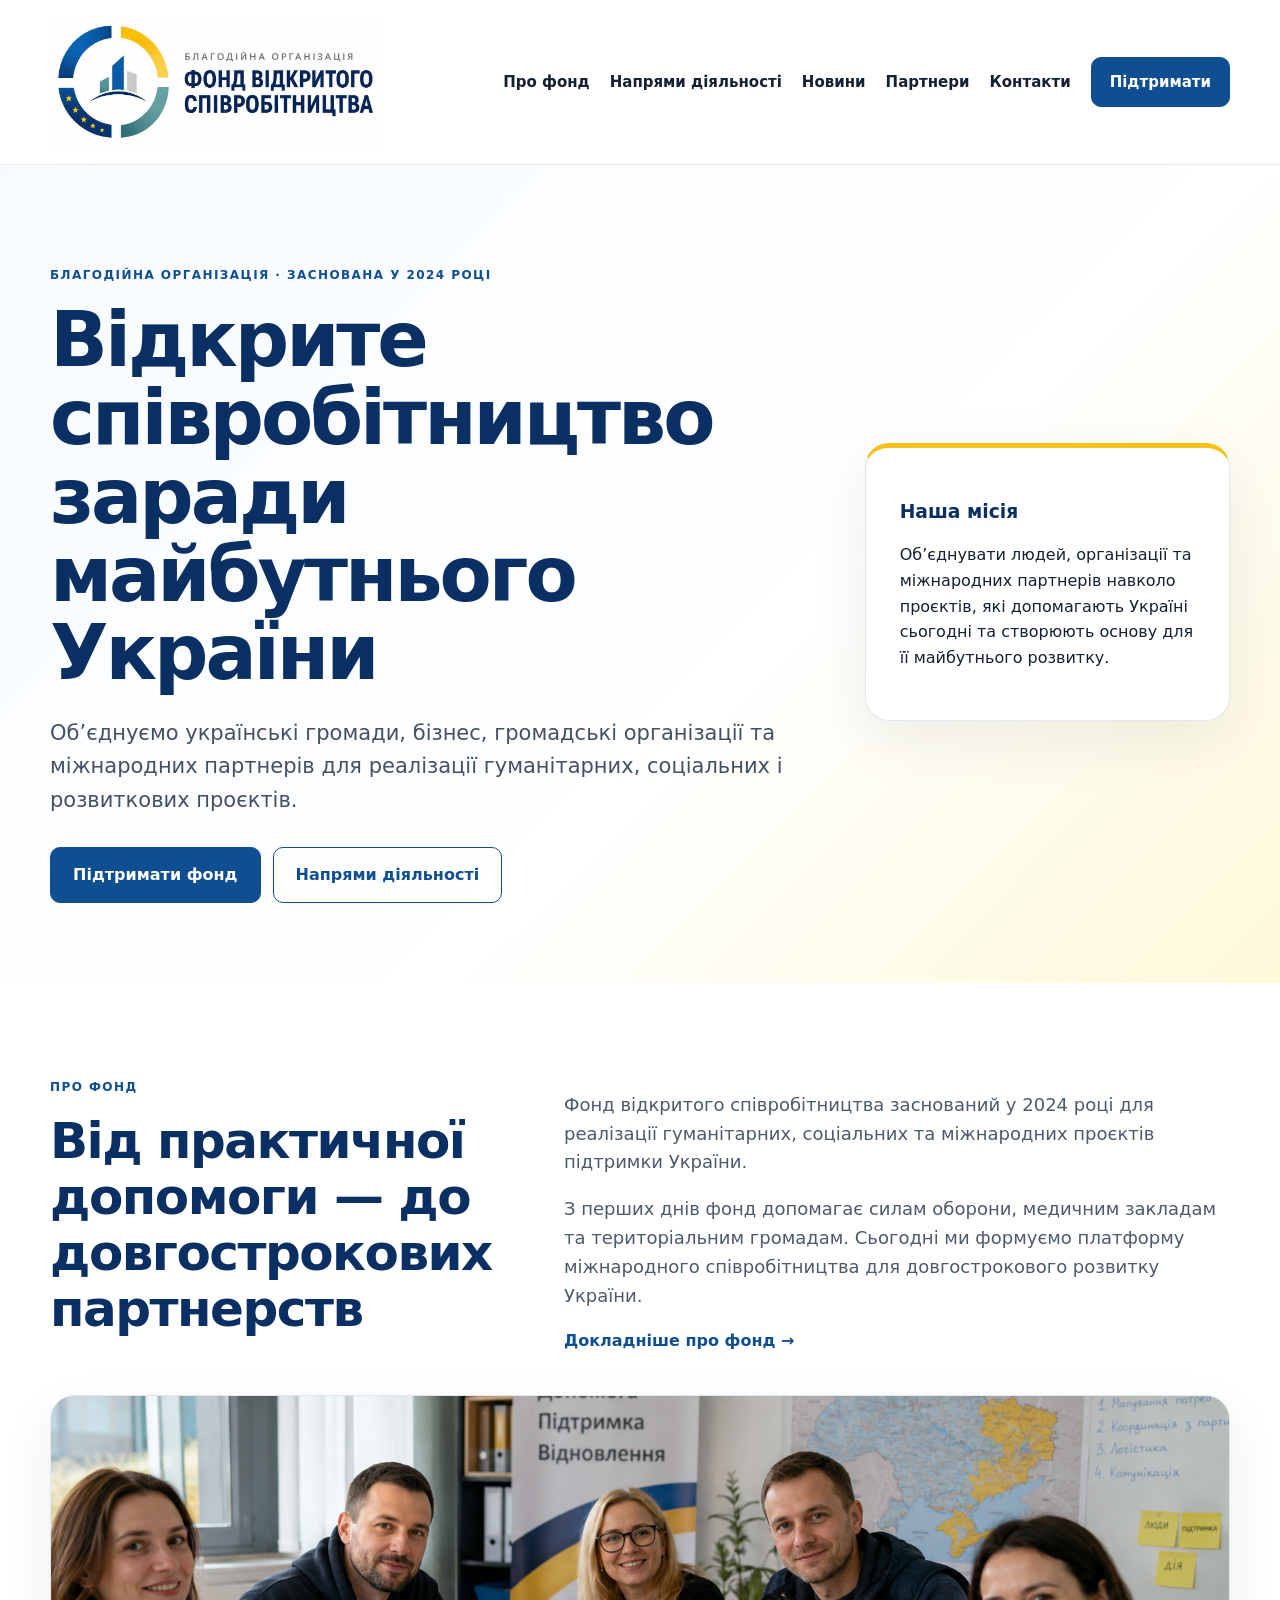
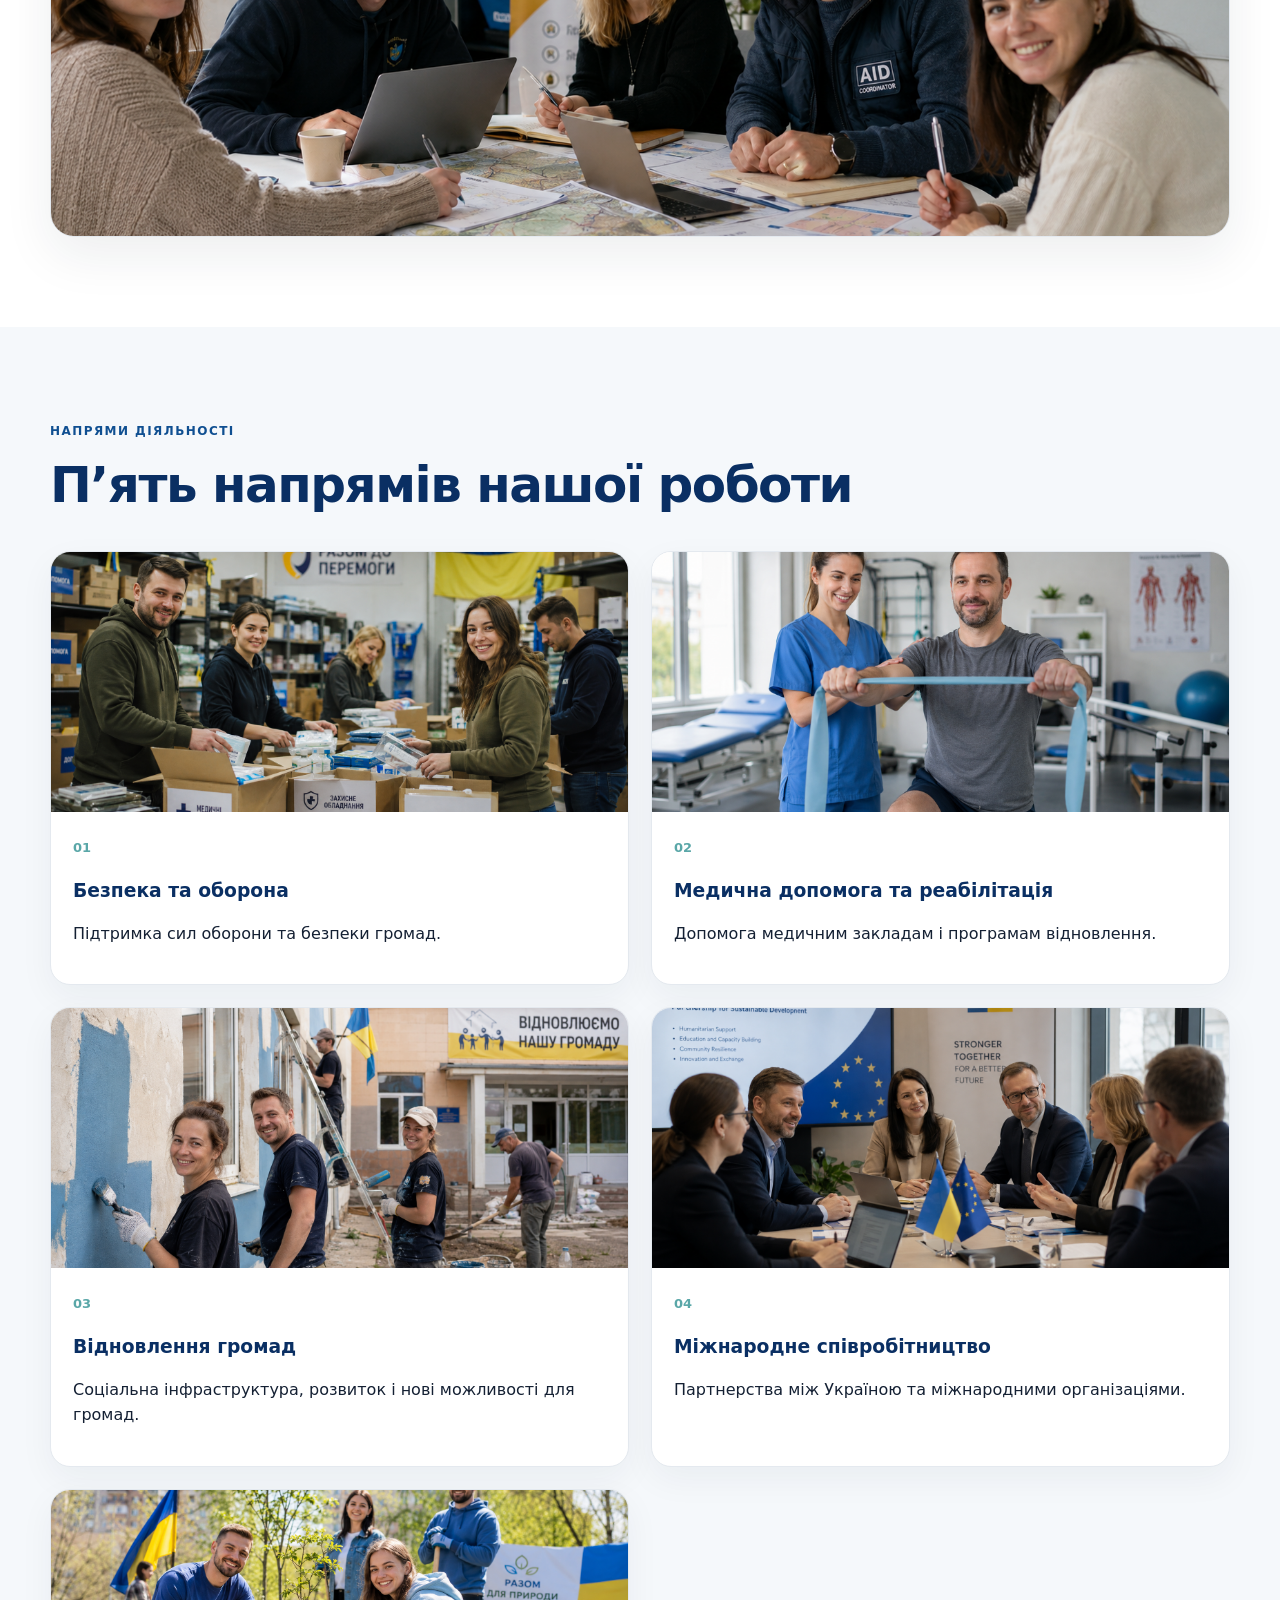
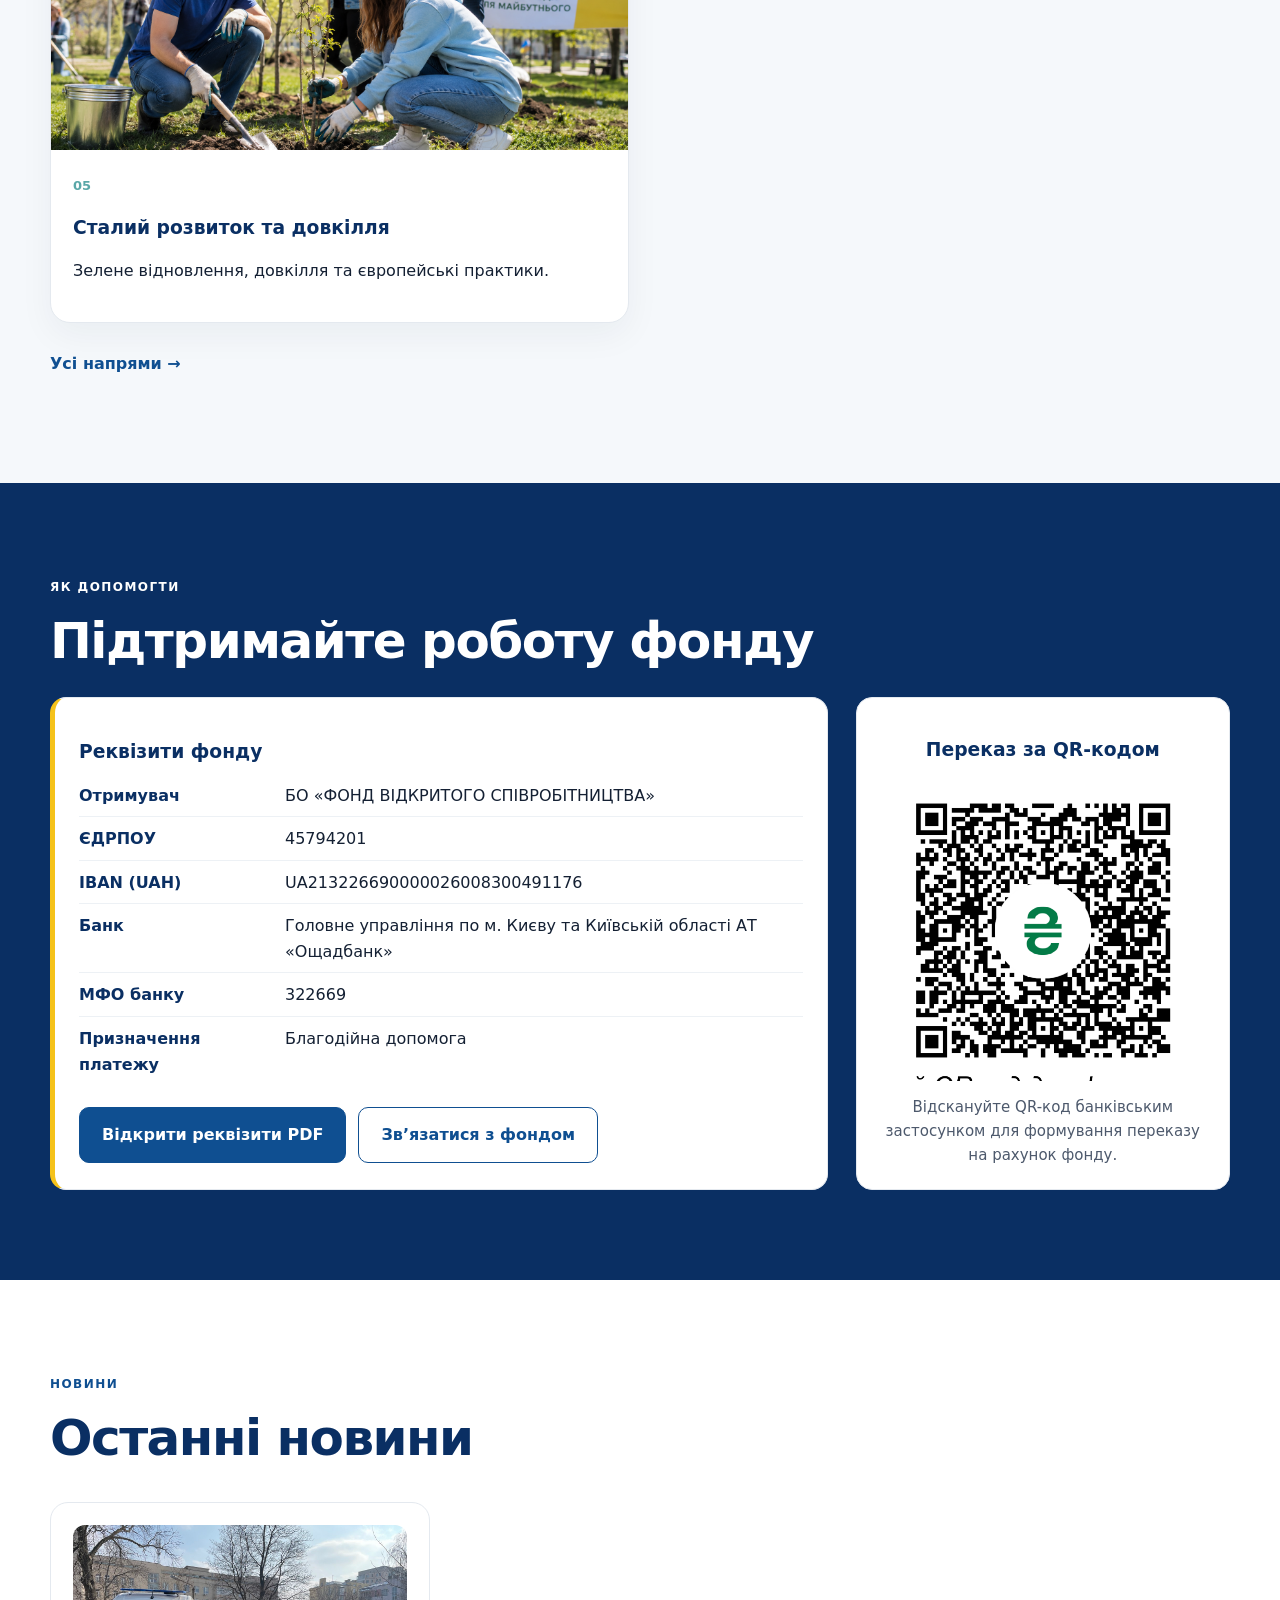
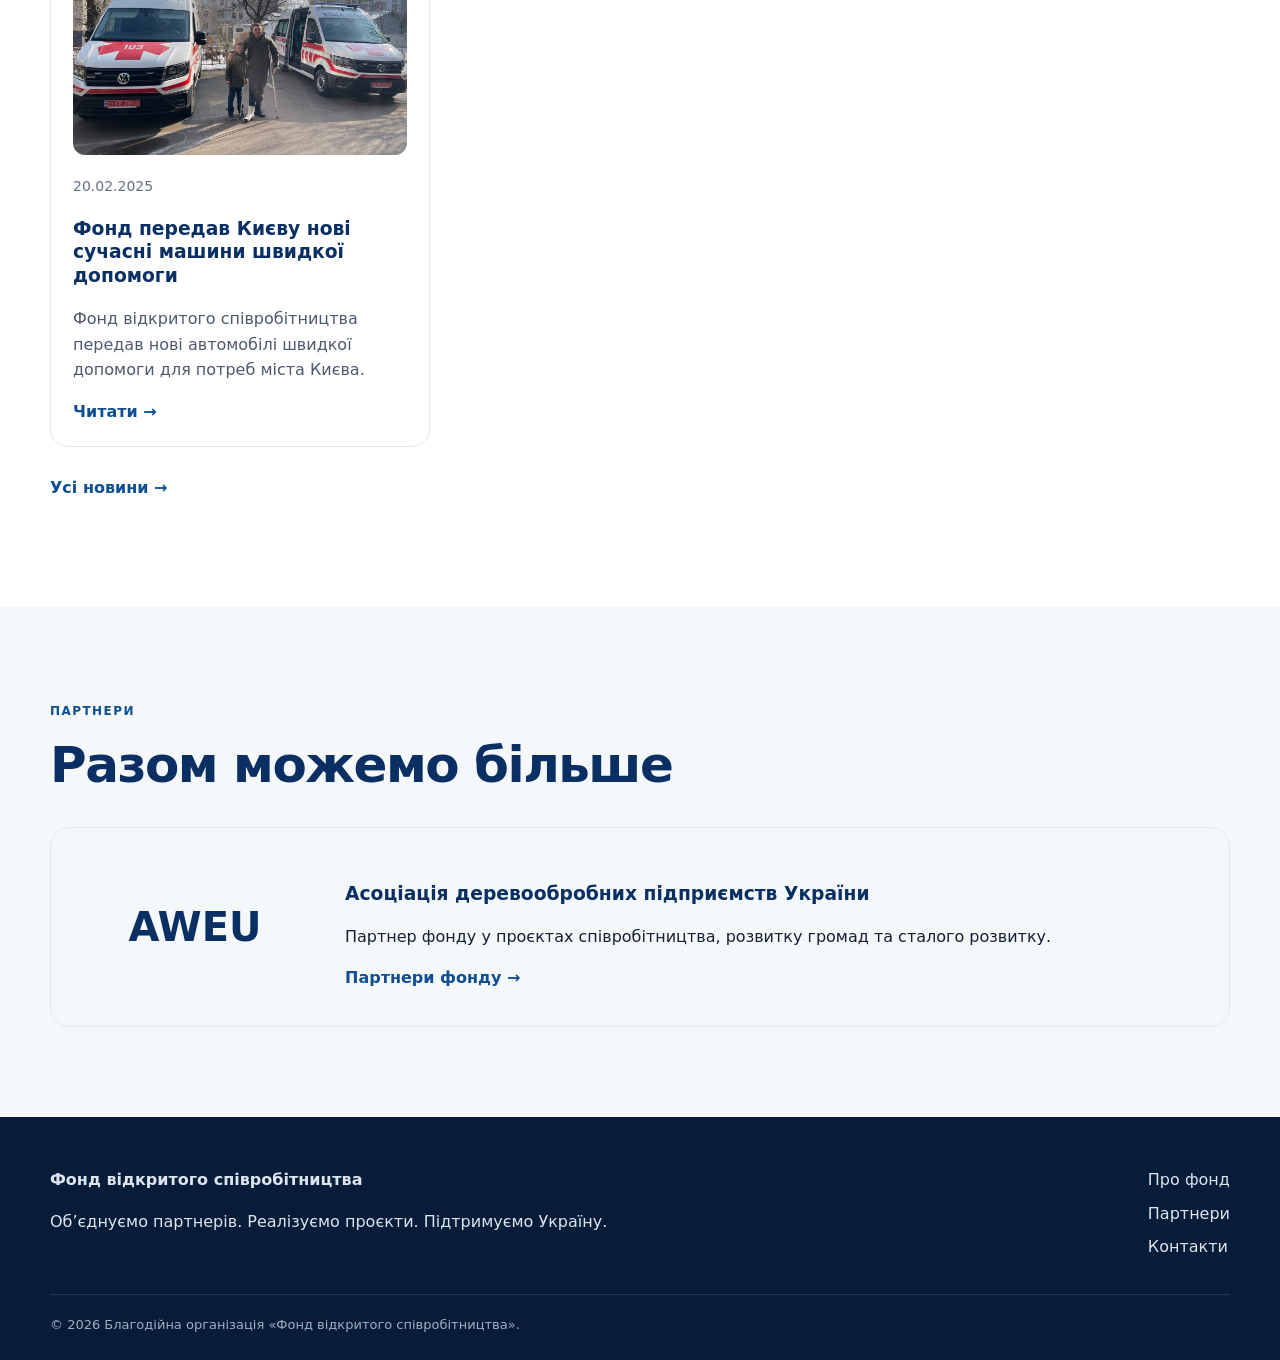
<file: index.html>
<!doctype html>
<html lang="uk">
<head>
<meta charset="utf-8"><meta name="viewport" content="width=device-width,initial-scale=1">
<title>Головна — Фонд відкритого співробітництва</title>
<link rel="stylesheet" href="styles.css">
</head>
<body>

<header class="site-header">
  <div class="container nav-wrap">
    <a href="index.html" class="brand" aria-label="Фонд відкритого співробітництва">
      <img src="logo-web.jpg" alt="Логотип Фонду відкритого співробітництва">
    </a>
    <button class="menu-toggle" aria-label="Відкрити меню">☰</button>
    <nav class="nav">
      <a href="about.html">Про фонд</a>
<a href="directions.html">Напрями діяльності</a>
<a href="news.html">Новини</a>
<a href="partners.html">Партнери</a>
<a href="contacts.html">Контакти</a>
      <a class="btn btn-small" href="index.html#help">Підтримати</a>
    </nav>
  </div>
</header>


<main>
<section class="hero">
  <div class="container hero-grid">
    <div>
      <span class="eyebrow">Благодійна організація · заснована у 2024 році</span>
      <h1>Відкрите співробітництво заради майбутнього України</h1>
      <p class="lead">Об’єднуємо українські громади, бізнес, громадські організації та міжнародних партнерів для реалізації гуманітарних, соціальних і розвиткових проєктів.</p>
      <div class="hero-actions">
        <a class="btn" href="#help">Підтримати фонд</a>
        <a class="btn btn-ghost" href="directions.html">Напрями діяльності</a>
      </div>
    </div>
    <div class="hero-card">
      <h3>Наша місія</h3>
      <p>Об’єднувати людей, організації та міжнародних партнерів навколо проєктів, які допомагають Україні сьогодні та створюють основу для її майбутнього розвитку.</p>
    </div>
  </div>
</section>

<section class="section">
  <div class="container two-col">
    <div><span class="section-label">Про фонд</span><h2>Від практичної допомоги — до довгострокових партнерств</h2></div>
    <div class="prose">
      <p>Фонд відкритого співробітництва заснований у 2024 році для реалізації гуманітарних, соціальних та міжнародних проєктів підтримки України.</p>
      <p>З перших днів фонд допомагає силам оборони, медичним закладам та територіальним громадам. Сьогодні ми формуємо платформу міжнародного співробітництва для довгострокового розвитку України.</p>
      <a class="text-link" href="about.html">Докладніше про фонд →</a>
    </div>
  </div>
  <div class="container">
    <div class="section-photo">
      <img src="fund-about.jpg" alt="Гуманітарна та координаційна діяльність фонду">
    </div>
  </div>
</section>

<section class="section section-soft">
  <div class="container">
    <span class="section-label">Напрями діяльності</span>
    <h2>П’ять напрямів нашої роботи</h2>
    <div class="home-directions-grid">
      <article class="home-direction-card">
        <img src="direction-safety.jpg" alt="Безпека та оборона">
        <div class="home-direction-body"><span class="num">01</span><h3>Безпека та оборона</h3><p>Підтримка сил оборони та безпеки громад.</p></div>
      </article>
      <article class="home-direction-card">
        <img src="direction-medical.jpg" alt="Медична допомога та реабілітація">
        <div class="home-direction-body"><span class="num">02</span><h3>Медична допомога та реабілітація</h3><p>Допомога медичним закладам і програмам відновлення.</p></div>
      </article>
      <article class="home-direction-card">
        <img src="direction-recovery.jpg" alt="Відновлення громад">
        <div class="home-direction-body"><span class="num">03</span><h3>Відновлення громад</h3><p>Соціальна інфраструктура, розвиток і нові можливості для громад.</p></div>
      </article>
      <article class="home-direction-card">
        <img src="direction-international.jpg" alt="Міжнародне співробітництво">
        <div class="home-direction-body"><span class="num">04</span><h3>Міжнародне співробітництво</h3><p>Партнерства між Україною та міжнародними організаціями.</p></div>
      </article>
      <article class="home-direction-card">
        <img src="direction-sustainability.jpg" alt="Сталий розвиток та довкілля">
        <div class="home-direction-body"><span class="num">05</span><h3>Сталий розвиток та довкілля</h3><p>Зелене відновлення, довкілля та європейські практики.</p></div>
      </article>
    </div>
    <p style="margin-top:28px"><a class="text-link" href="directions.html">Усі напрями →</a></p>
  </div>
</section>


<section id="help" class="section help">
  <div class="container">
    <span class="section-label light">Як допомогти</span>
    <h2>Підтримайте роботу фонду</h2>
    <div class="support-grid">
      <div class="bank-box">
        <h3>Реквізити фонду</h3>
        <div class="bank-details">
          <div><strong>Отримувач</strong><span>БО «ФОНД ВІДКРИТОГО СПІВРОБІТНИЦТВА»</span></div>
          <div><strong>ЄДРПОУ</strong><span>45794201</span></div>
          <div><strong>IBAN (UAH)</strong><span>UA213226690000026008300491176</span></div>
          <div><strong>Банк</strong><span>Головне управління по м. Києву та Київській області АТ «Ощадбанк»</span></div>
          <div><strong>МФО банку</strong><span>322669</span></div>
          <div><strong>Призначення платежу</strong><span>Благодійна допомога</span></div>
        </div>
        <div class="bank-actions"><a class="btn" href="account-requisites.pdf" target="_blank" rel="noopener">Відкрити реквізити PDF</a><a class="btn btn-ghost" href="contacts.html">Зв’язатися з фондом</a></div>
      </div>
      <div class="qr-box"><h3>Переказ за QR-кодом</h3><img src="donation-qr.png" alt="QR-код для переказу на рахунок фонду"><p>Відскануйте QR-код банківським застосунком для формування переказу на рахунок фонду.</p></div>
    </div>
  </div>
</section>

<section class="section">
 <div class="container">
   <span class="section-label">Новини</span><h2>Останні новини</h2>
   <div class="news-grid">
     <article class="news-card"><img class="news-card-image" src="news-ambulance.jpg" alt="Передача автомобілів швидкої допомоги для Києва"><span>20.02.2025</span><h3>Фонд передав Києву нові сучасні машини швидкої допомоги</h3><p>Фонд відкритого співробітництва передав нові автомобілі швидкої допомоги для потреб міста Києва.</p><a class="text-link" href="ambulance-kyiv.html">Читати →</a></article>
   </div>
   <p style="margin-top:28px"><a class="text-link" href="news.html">Усі новини →</a></p>
 </div>
</section>

<section class="section section-soft">
  <div class="container">
    <span class="section-label">Партнери</span><h2>Разом можемо більше</h2>
    <div class="partner-card">
      <div><span class="partner-mark">AWEU</span></div>
      <div><h3>Асоціація деревообробних підприємств України</h3><p>Партнер фонду у проєктах співробітництва, розвитку громад та сталого розвитку.</p><a class="text-link" href="partners.html">Партнери фонду →</a></div>
    </div>
  </div>
</section>
</main>


<footer class="footer">
  <div class="container footer-grid">
    <div>
      <strong>Фонд відкритого співробітництва</strong>
      <p>Об’єднуємо партнерів. Реалізуємо проєкти. Підтримуємо Україну.</p>
    </div>
    <div>
      <a href="about.html">Про фонд</a>
<a href="partners.html">Партнери</a>
      <a href="contacts.html">Контакти</a>
    </div>
  </div>
  <div class="container copyright">© 2026 Благодійна організація «Фонд відкритого співробітництва».</div>
</footer>

<script src="script.js"></script>
</body></html>
</file>
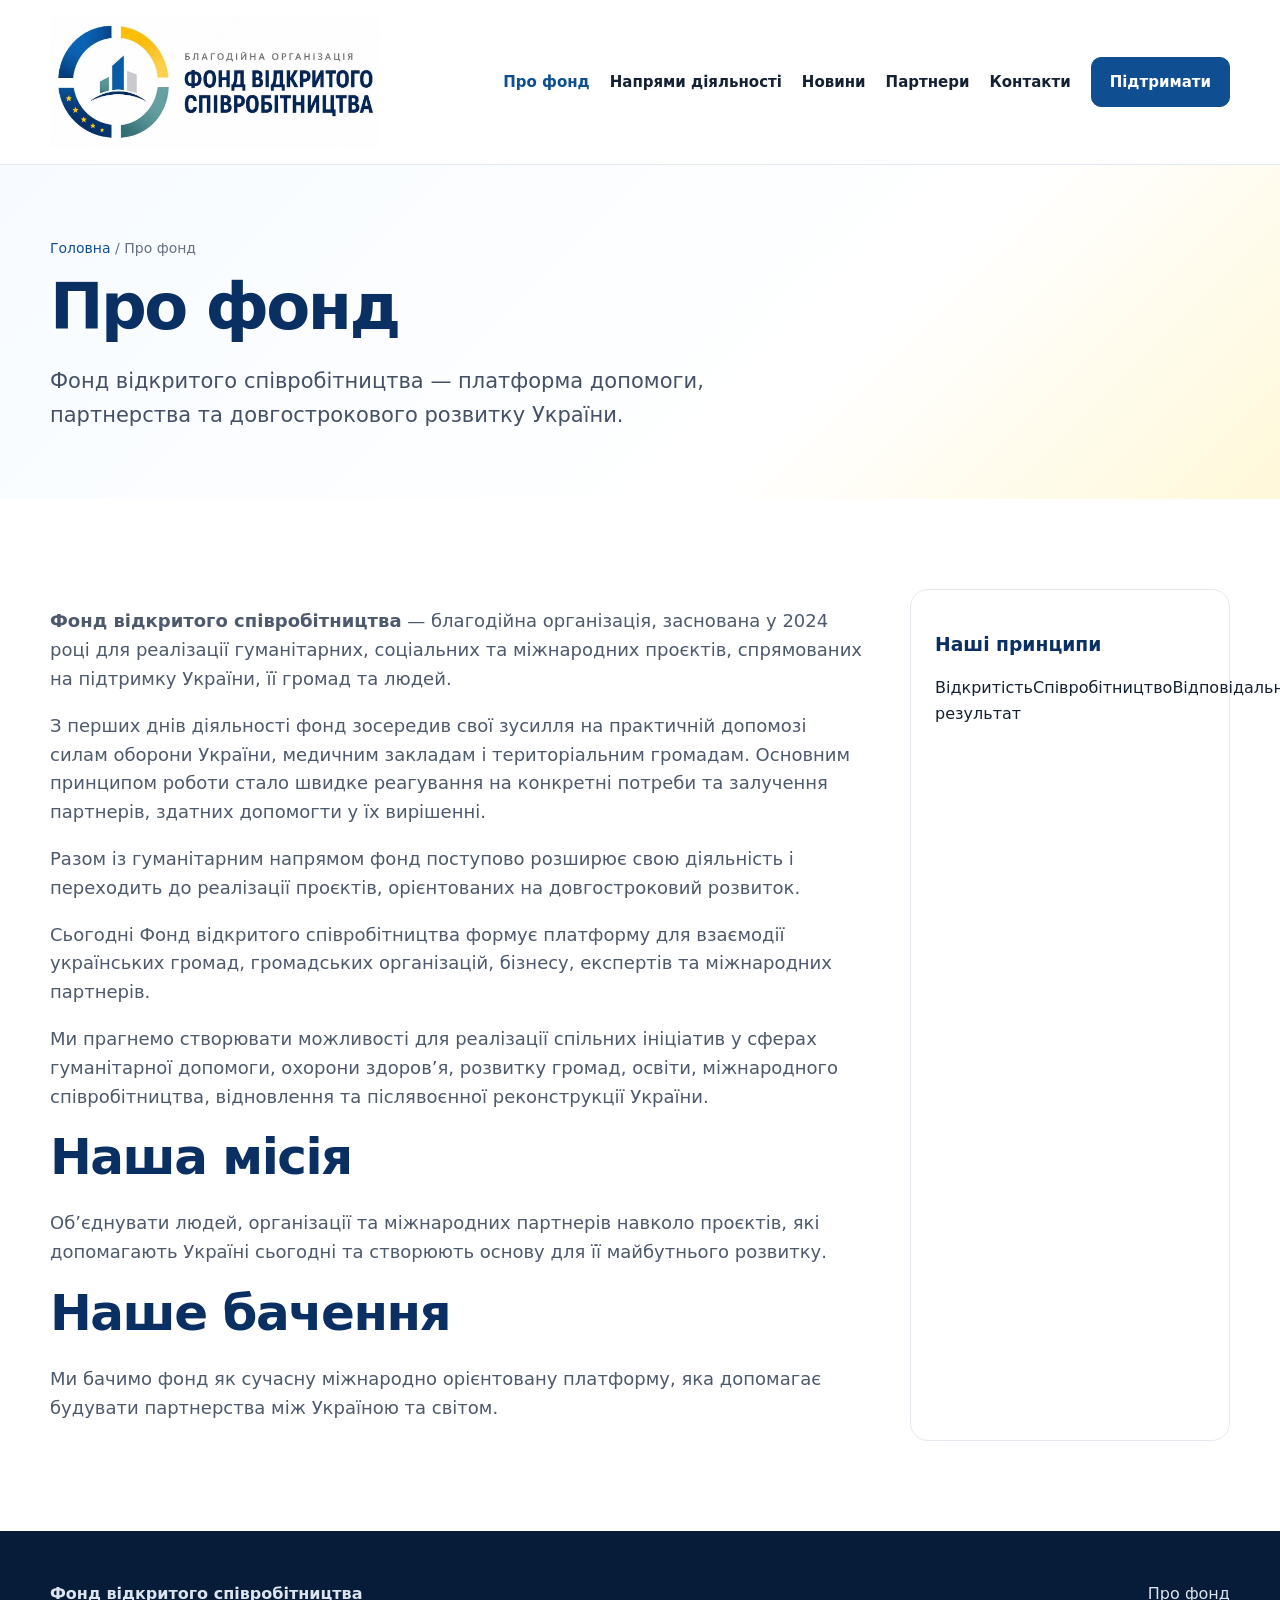
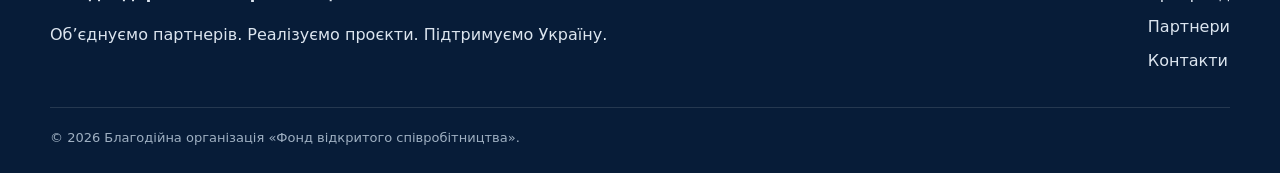
<file: about.html>
<!doctype html>
<html lang="uk">
<head>
<meta charset="utf-8"><meta name="viewport" content="width=device-width,initial-scale=1">
<title>Про фонд — Фонд відкритого співробітництва</title>
<link rel="stylesheet" href="styles.css">
</head>
<body>

<header class="site-header">
  <div class="container nav-wrap">
    <a href="index.html" class="brand" aria-label="Фонд відкритого співробітництва">
      <img src="logo-web.jpg" alt="Логотип Фонду відкритого співробітництва">
    </a>
    <button class="menu-toggle" aria-label="Відкрити меню">☰</button>
    <nav class="nav">
      <a href="about.html" class="active">Про фонд</a>
<a href="directions.html">Напрями діяльності</a>
<a href="news.html">Новини</a>
<a href="partners.html">Партнери</a>
<a href="contacts.html">Контакти</a>
      <a class="btn btn-small" href="index.html#help">Підтримати</a>
    </nav>
  </div>
</header>


<main>
<section class="page-hero"><div class="container"><div class="breadcrumbs"><a href="index.html">Головна</a> / Про фонд</div><h1>Про фонд</h1><p class="lead">Фонд відкритого співробітництва — платформа допомоги, партнерства та довгострокового розвитку України.</p></div></section>
<section class="section"><div class="container content-grid"><div class="prose">
<p><strong>Фонд відкритого співробітництва</strong> — благодійна організація, заснована у 2024 році для реалізації гуманітарних, соціальних та міжнародних проєктів, спрямованих на підтримку України, її громад та людей.</p>
<p>З перших днів діяльності фонд зосередив свої зусилля на практичній допомозі силам оборони України, медичним закладам і територіальним громадам. Основним принципом роботи стало швидке реагування на конкретні потреби та залучення партнерів, здатних допомогти у їх вирішенні.</p>
<p>Разом із гуманітарним напрямом фонд поступово розширює свою діяльність і переходить до реалізації проєктів, орієнтованих на довгостроковий розвиток.</p>
<p>Сьогодні Фонд відкритого співробітництва формує платформу для взаємодії українських громад, громадських організацій, бізнесу, експертів та міжнародних партнерів.</p>
<p>Ми прагнемо створювати можливості для реалізації спільних ініціатив у сферах гуманітарної допомоги, охорони здоров’я, розвитку громад, освіти, міжнародного співробітництва, відновлення та післявоєнної реконструкції України.</p>
<h2>Наша місія</h2><p>Об’єднувати людей, організації та міжнародних партнерів навколо проєктів, які допомагають Україні сьогодні та створюють основу для її майбутнього розвитку.</p>
<h2>Наше бачення</h2><p>Ми бачимо фонд як сучасну міжнародно орієнтовану платформу, яка допомагає будувати партнерства між Україною та світом.</p>
</div>
<aside class="sidebar-card"><h3>Наші принципи</h3><div class="simple-list"><span>Відкритість</span><span>Співробітництво</span><span>Відповідальність</span><span>Прозорість</span><span>Довгостроковий результат</span></div></aside>
</div></section></main>


<footer class="footer">
  <div class="container footer-grid">
    <div>
      <strong>Фонд відкритого співробітництва</strong>
      <p>Об’єднуємо партнерів. Реалізуємо проєкти. Підтримуємо Україну.</p>
    </div>
    <div>
      <a href="about.html">Про фонд</a>
<a href="partners.html">Партнери</a>
      <a href="contacts.html">Контакти</a>
    </div>
  </div>
  <div class="container copyright">© 2026 Благодійна організація «Фонд відкритого співробітництва».</div>
</footer>

<script src="script.js"></script>
</body></html>
</file>
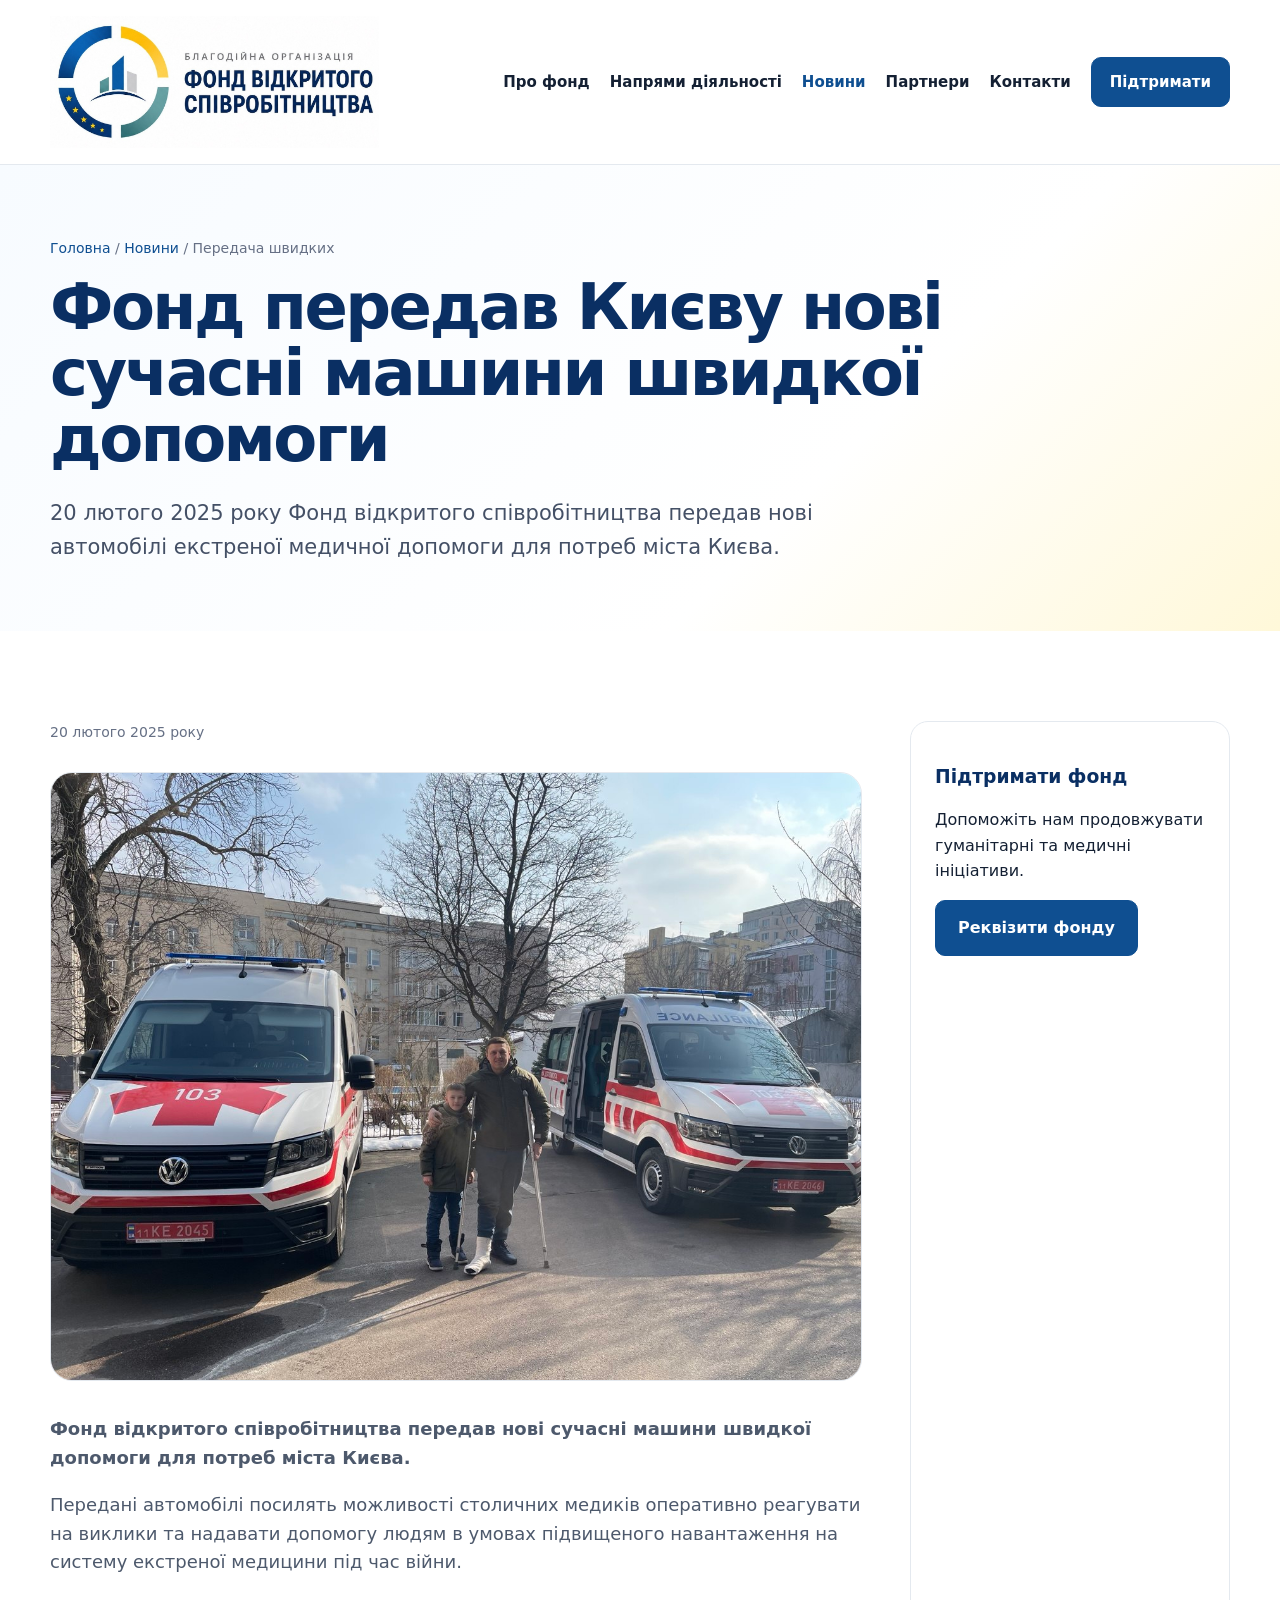
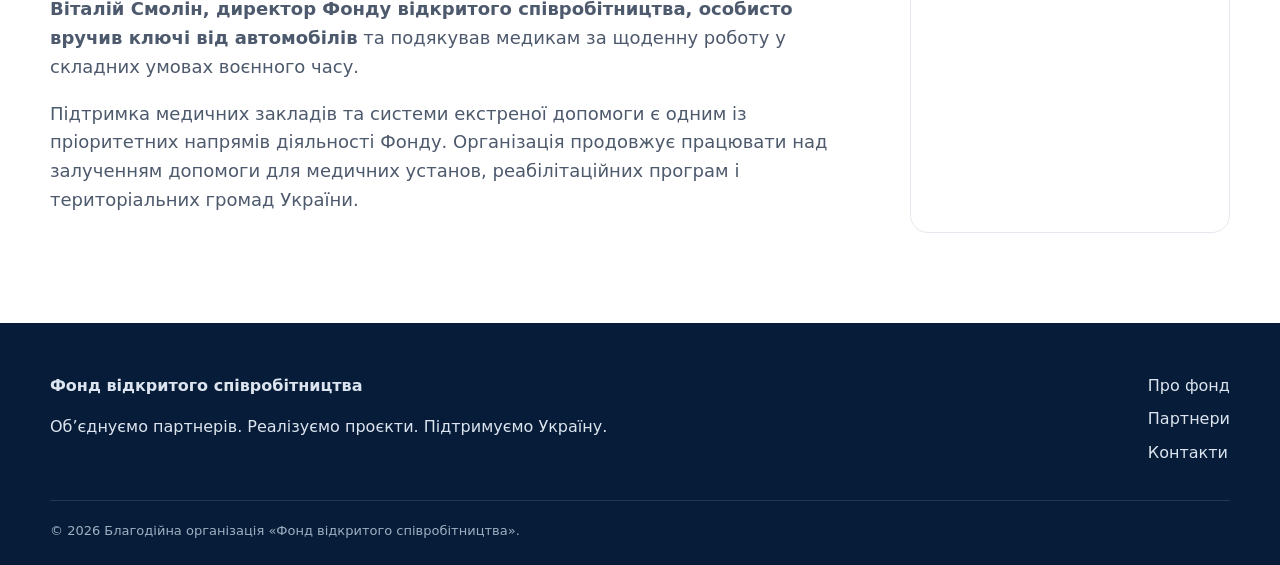
<file: ambulance-kyiv.html>
<!doctype html><html lang="uk"><head><meta charset="utf-8"><meta name="viewport" content="width=device-width,initial-scale=1"><title>Фонд передав Києву нові сучасні машини швидкої допомоги — Фонд відкритого співробітництва</title><meta name="description" content="20 лютого 2025 року Фонд відкритого співробітництва передав нові сучасні машини швидкої допомоги для потреб міста Києва."><link rel="stylesheet" href="styles.css"></head><body>
<header class="site-header"><div class="container nav-wrap"><a href="index.html" class="brand"><img src="logo-web.jpg" alt="Логотип Фонду відкритого співробітництва"></a><button class="menu-toggle" aria-label="Відкрити меню">☰</button><nav class="nav"><a href="about.html">Про фонд</a><a href="directions.html">Напрями діяльності</a><a href="news.html" class="active">Новини</a><a href="partners.html">Партнери</a><a href="contacts.html">Контакти</a><a class="btn btn-small" href="index.html#help">Підтримати</a></nav></div></header>
<main><section class="page-hero"><div class="container"><div class="breadcrumbs"><a href="index.html">Головна</a> / <a href="news.html">Новини</a> / Передача швидких</div><h1>Фонд передав Києву нові сучасні машини швидкої допомоги</h1><p class="lead">20 лютого 2025 року Фонд відкритого співробітництва передав нові автомобілі екстреної медичної допомоги для потреб міста Києва.</p></div></section><section class="section"><div class="container content-grid"><article class="prose"><div class="meta">20 лютого 2025 року</div><img class="news-article-image" src="news-ambulance.jpg" alt="Передача автомобілів швидкої допомоги для Києва"><p><strong>Фонд відкритого співробітництва передав нові сучасні машини швидкої допомоги для потреб міста Києва.</strong></p><p>Передані автомобілі посилять можливості столичних медиків оперативно реагувати на виклики та надавати допомогу людям в умовах підвищеного навантаження на систему екстреної медицини під час війни.</p><p><strong>Віталій Смолін, директор Фонду відкритого співробітництва, особисто вручив ключі від автомобілів</strong> та подякував медикам за щоденну роботу у складних умовах воєнного часу.</p><p>Підтримка медичних закладів та системи екстреної допомоги є одним із пріоритетних напрямів діяльності Фонду. Організація продовжує працювати над залученням допомоги для медичних установ, реабілітаційних програм і територіальних громад України.</p></article><aside class="sidebar-card"><h3>Підтримати фонд</h3><p>Допоможіть нам продовжувати гуманітарні та медичні ініціативи.</p><a class="btn" href="index.html#help">Реквізити фонду</a></aside></div></section></main>
<footer class="footer"><div class="container footer-grid"><div><strong>Фонд відкритого співробітництва</strong><p>Об’єднуємо партнерів. Реалізуємо проєкти. Підтримуємо Україну.</p></div><div><a href="about.html">Про фонд</a><a href="partners.html">Партнери</a><a href="contacts.html">Контакти</a></div></div><div class="container copyright">© 2026 Благодійна організація «Фонд відкритого співробітництва».</div></footer><script src="script.js"></script></body></html>
</file>
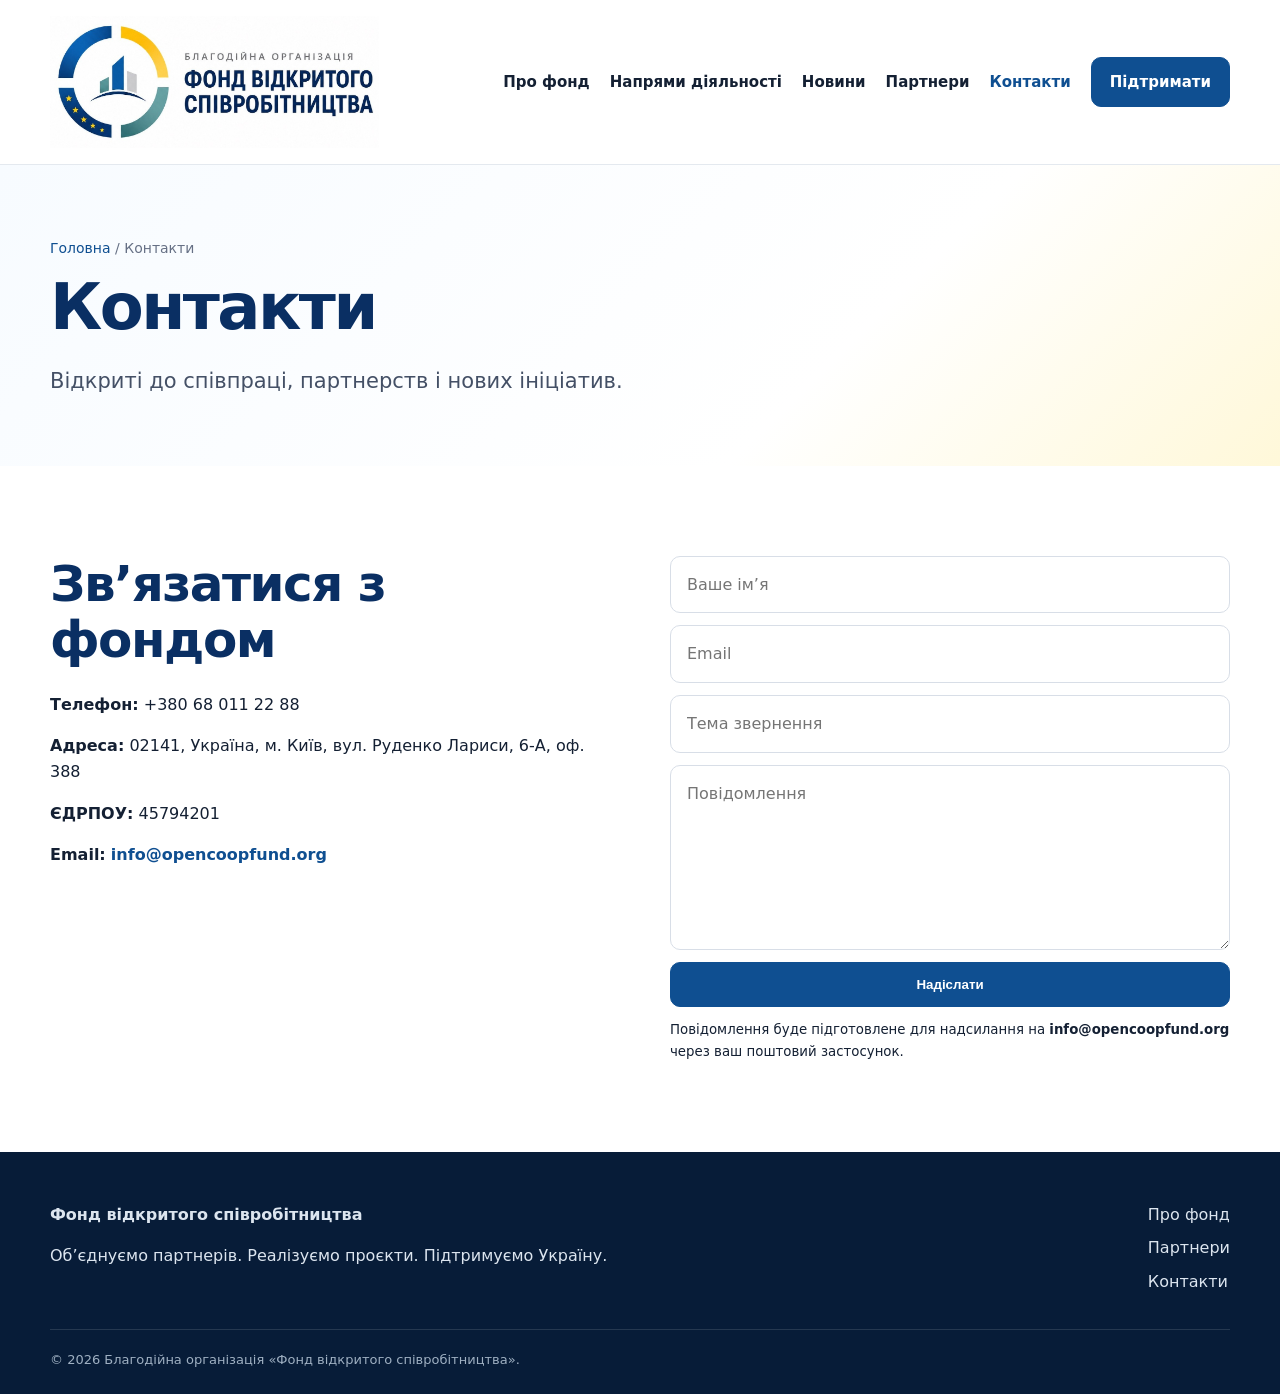
<file: contacts.html>
<!doctype html>
<html lang="uk">
<head>
<meta charset="utf-8"><meta name="viewport" content="width=device-width,initial-scale=1">
<title>Контакти — Фонд відкритого співробітництва</title>
<link rel="stylesheet" href="styles.css">
</head>
<body>

<header class="site-header">
  <div class="container nav-wrap">
    <a href="index.html" class="brand" aria-label="Фонд відкритого співробітництва">
      <img src="logo-web.jpg" alt="Логотип Фонду відкритого співробітництва">
    </a>
    <button class="menu-toggle" aria-label="Відкрити меню">☰</button>
    <nav class="nav">
      <a href="about.html">Про фонд</a>
<a href="directions.html">Напрями діяльності</a>
<a href="news.html">Новини</a>
<a href="partners.html">Партнери</a>
<a href="contacts.html" class="active">Контакти</a>
      <a class="btn btn-small" href="index.html#help">Підтримати</a>
    </nav>
  </div>
</header>


<main><section class="page-hero"><div class="container"><div class="breadcrumbs"><a href="index.html">Головна</a> / Контакти</div><h1>Контакти</h1><p class="lead">Відкриті до співпраці, партнерств і нових ініціатив.</p></div></section>
<section class="section"><div class="container contact-grid"><div>
<h2>Зв’язатися з фондом</h2>
<p><strong>Телефон:</strong> +380 68 011 22 88</p>
<p><strong>Адреса:</strong> 02141, Україна, м. Київ, вул. Руденко Лариси, 6-А, оф. 388</p>
<p><strong>ЄДРПОУ:</strong> 45794201</p>
<p><strong>Email:</strong> <a class="email-link" href="mailto:info@opencoopfund.org">info@opencoopfund.org</a></p>
</div>
<form class="contact-form" action="mailto:info@opencoopfund.org" method="post" enctype="text/plain">
<input type="text" name="name" placeholder="Ваше ім’я" required>
<input type="email" name="email" placeholder="Email" required>
<input type="text" name="subject" placeholder="Тема звернення">
<textarea name="message" rows="6" placeholder="Повідомлення" required></textarea>
<button type="submit" class="btn">Надіслати</button>
<small>Повідомлення буде підготовлене для надсилання на <strong>info@opencoopfund.org</strong> через ваш поштовий застосунок.</small>
</form></div></section></main>


<footer class="footer">
  <div class="container footer-grid">
    <div>
      <strong>Фонд відкритого співробітництва</strong>
      <p>Об’єднуємо партнерів. Реалізуємо проєкти. Підтримуємо Україну.</p>
    </div>
    <div>
      <a href="about.html">Про фонд</a>
<a href="partners.html">Партнери</a>
      <a href="contacts.html">Контакти</a>
    </div>
  </div>
  <div class="container copyright">© 2026 Благодійна організація «Фонд відкритого співробітництва».</div>
</footer>

<script src="script.js"></script>
</body></html>
</file>
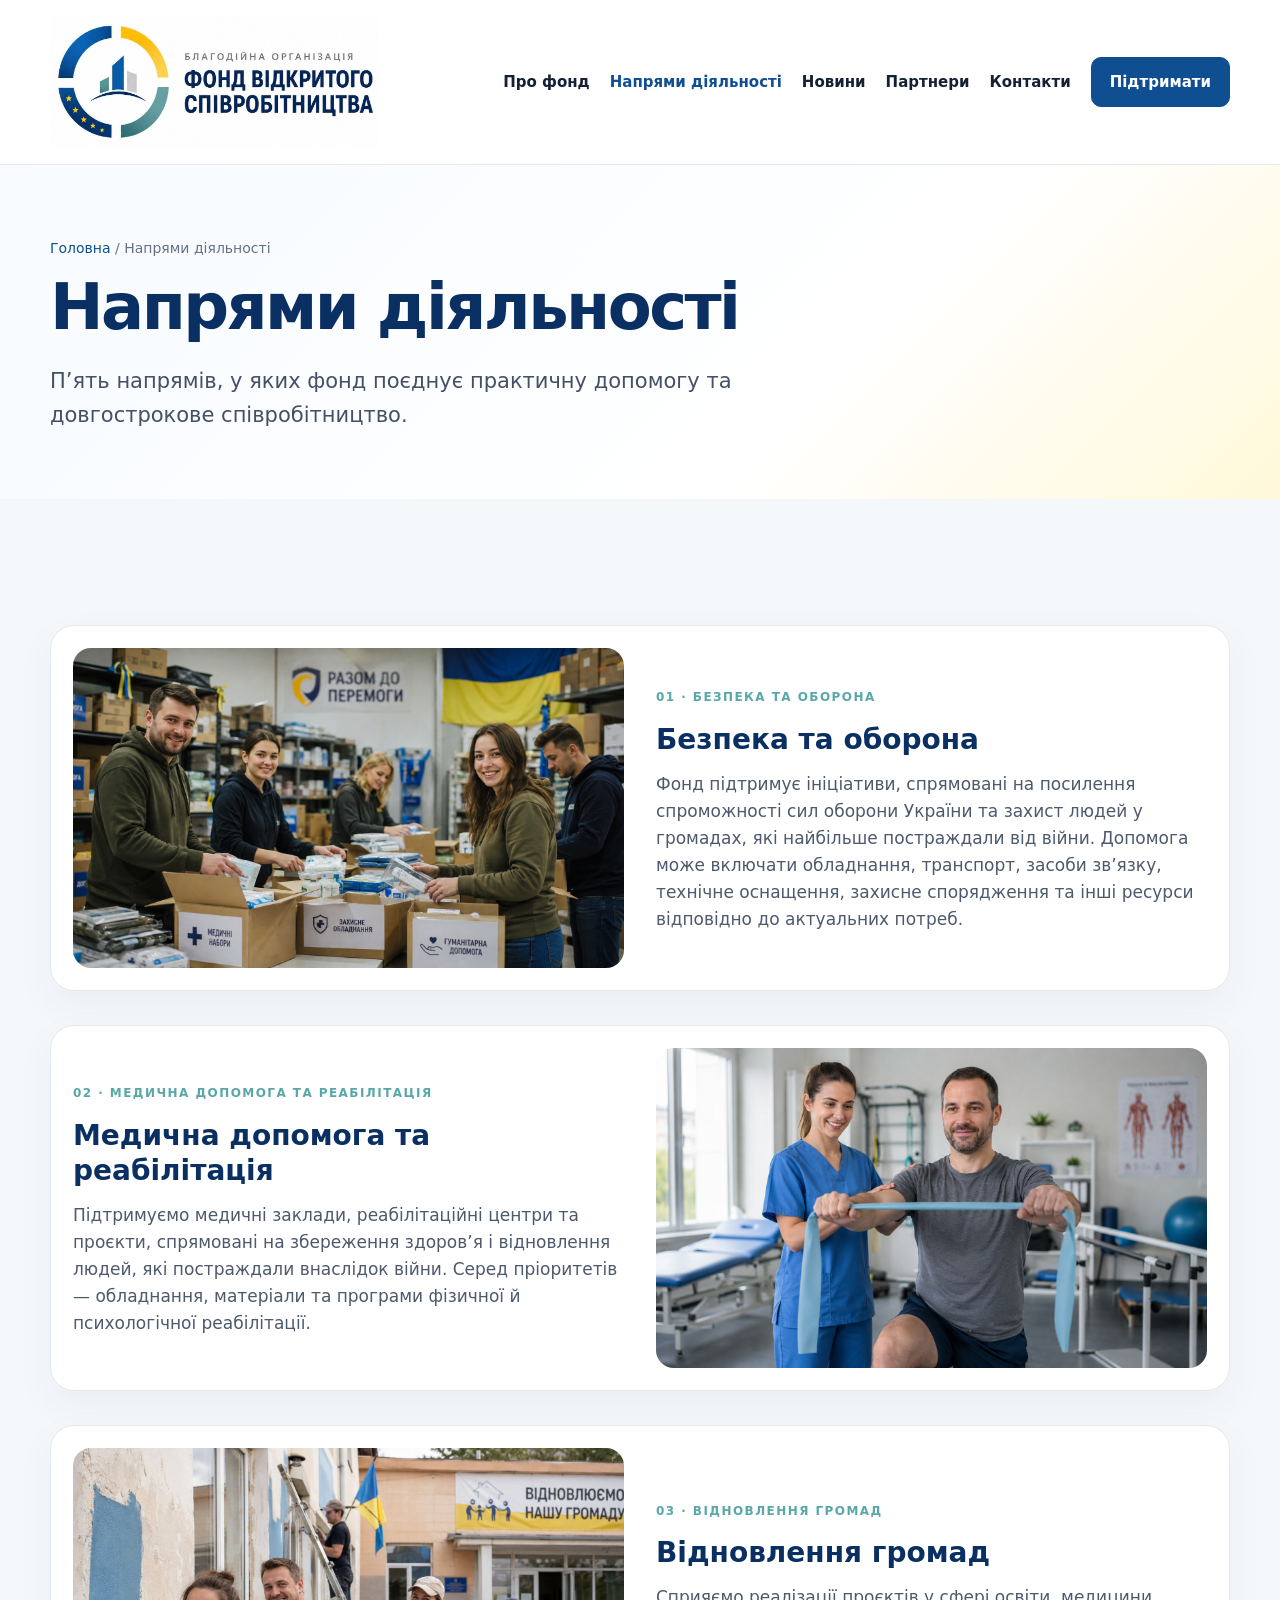
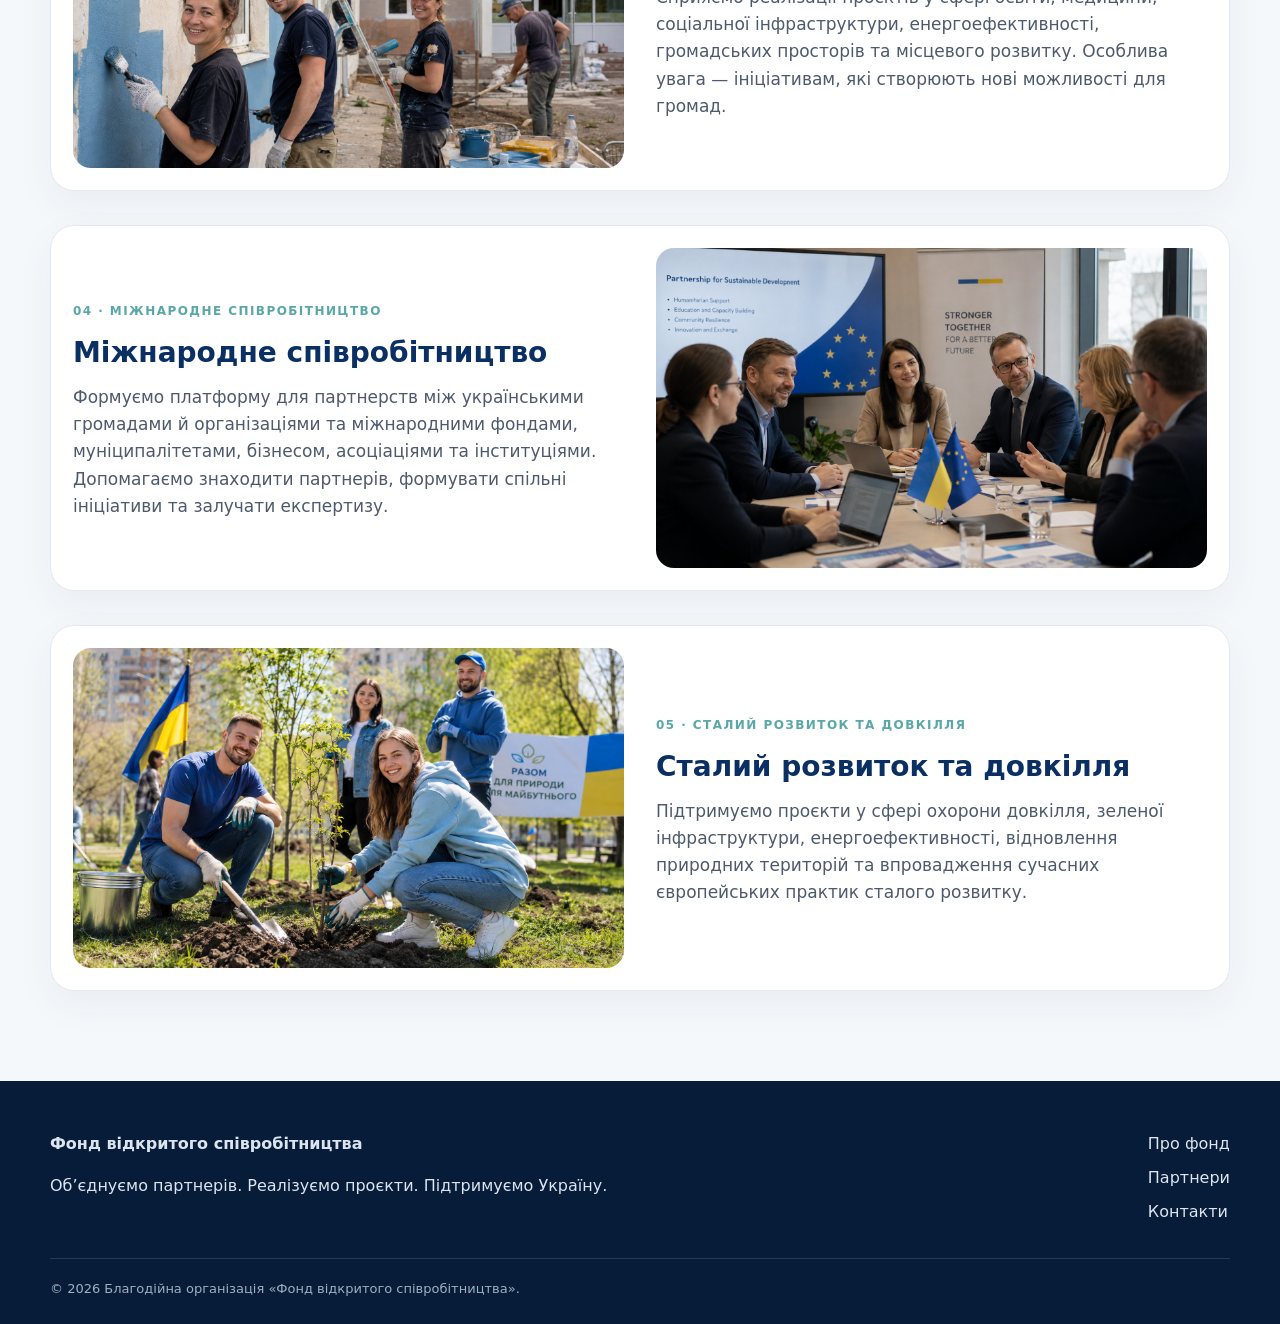
<file: directions.html>
<!doctype html>
<html lang="uk">
<head>
<meta charset="utf-8"><meta name="viewport" content="width=device-width,initial-scale=1">
<title>Напрями діяльності — Фонд відкритого співробітництва</title>
<link rel="stylesheet" href="styles.css">
</head>
<body>

<header class="site-header">
  <div class="container nav-wrap">
    <a href="index.html" class="brand" aria-label="Фонд відкритого співробітництва">
      <img src="logo-web.jpg" alt="Логотип Фонду відкритого співробітництва">
    </a>
    <button class="menu-toggle" aria-label="Відкрити меню">☰</button>
    <nav class="nav">
      <a href="about.html">Про фонд</a>
<a href="directions.html" class="active">Напрями діяльності</a>
<a href="news.html">Новини</a>
<a href="partners.html">Партнери</a>
<a href="contacts.html">Контакти</a>
      <a class="btn btn-small" href="index.html#help">Підтримати</a>
    </nav>
  </div>
</header>

<main>
<section class="page-hero">
  <div class="container">
    <div class="breadcrumbs"><a href="index.html">Головна</a> / Напрями діяльності</div>
    <h1>Напрями діяльності</h1>
    <p class="lead">П’ять напрямів, у яких фонд поєднує практичну допомогу та довгострокове співробітництво.</p>
  </div>
</section>

<section class="section section-soft">
  <div class="container">
    <div class="direction-list">

      <article class="direction-feature">
        <div class="direction-media">
          <img src="direction-safety.jpg" alt="Безпека та оборона">
        </div>
        <div class="direction-content">
          <span class="direction-tag">01 · Безпека та оборона</span>
          <h3>Безпека та оборона</h3>
          <p>Фонд підтримує ініціативи, спрямовані на посилення спроможності сил оборони України та захист людей у громадах, які найбільше постраждали від війни. Допомога може включати обладнання, транспорт, засоби зв’язку, технічне оснащення, захисне спорядження та інші ресурси відповідно до актуальних потреб.</p>
        </div>
      </article>

      <article class="direction-feature">
        <div class="direction-media">
          <img src="direction-medical.jpg" alt="Медична допомога та реабілітація">
        </div>
        <div class="direction-content">
          <span class="direction-tag">02 · Медична допомога та реабілітація</span>
          <h3>Медична допомога та реабілітація</h3>
          <p>Підтримуємо медичні заклади, реабілітаційні центри та проєкти, спрямовані на збереження здоров’я і відновлення людей, які постраждали внаслідок війни. Серед пріоритетів — обладнання, матеріали та програми фізичної й психологічної реабілітації.</p>
        </div>
      </article>

      <article class="direction-feature">
        <div class="direction-media">
          <img src="direction-recovery.jpg" alt="Відновлення громад">
        </div>
        <div class="direction-content">
          <span class="direction-tag">03 · Відновлення громад</span>
          <h3>Відновлення громад</h3>
          <p>Сприяємо реалізації проєктів у сфері освіти, медицини, соціальної інфраструктури, енергоефективності, громадських просторів та місцевого розвитку. Особлива увага — ініціативам, які створюють нові можливості для громад.</p>
        </div>
      </article>

      <article class="direction-feature">
        <div class="direction-media">
          <img src="direction-international.jpg" alt="Міжнародне співробітництво">
        </div>
        <div class="direction-content">
          <span class="direction-tag">04 · Міжнародне співробітництво</span>
          <h3>Міжнародне співробітництво</h3>
          <p>Формуємо платформу для партнерств між українськими громадами й організаціями та міжнародними фондами, муніципалітетами, бізнесом, асоціаціями та інституціями. Допомагаємо знаходити партнерів, формувати спільні ініціативи та залучати експертизу.</p>
        </div>
      </article>

      <article class="direction-feature">
        <div class="direction-media">
          <img src="direction-sustainability.jpg" alt="Сталий розвиток та довкілля">
        </div>
        <div class="direction-content">
          <span class="direction-tag">05 · Сталий розвиток та довкілля</span>
          <h3>Сталий розвиток та довкілля</h3>
          <p>Підтримуємо проєкти у сфері охорони довкілля, зеленої інфраструктури, енергоефективності, відновлення природних територій та впровадження сучасних європейських практик сталого розвитку.</p>
        </div>
      </article>

    </div>
  </div>
</section>
</main>

<footer class="footer">
  <div class="container footer-grid">
    <div>
      <strong>Фонд відкритого співробітництва</strong>
      <p>Об’єднуємо партнерів. Реалізуємо проєкти. Підтримуємо Україну.</p>
    </div>
    <div>
      <a href="about.html">Про фонд</a>
<a href="partners.html">Партнери</a>
      <a href="contacts.html">Контакти</a>
    </div>
  </div>
  <div class="container copyright">© 2026 Благодійна організація «Фонд відкритого співробітництва».</div>
</footer>

<script src="script.js"></script>
</body></html>
</file>
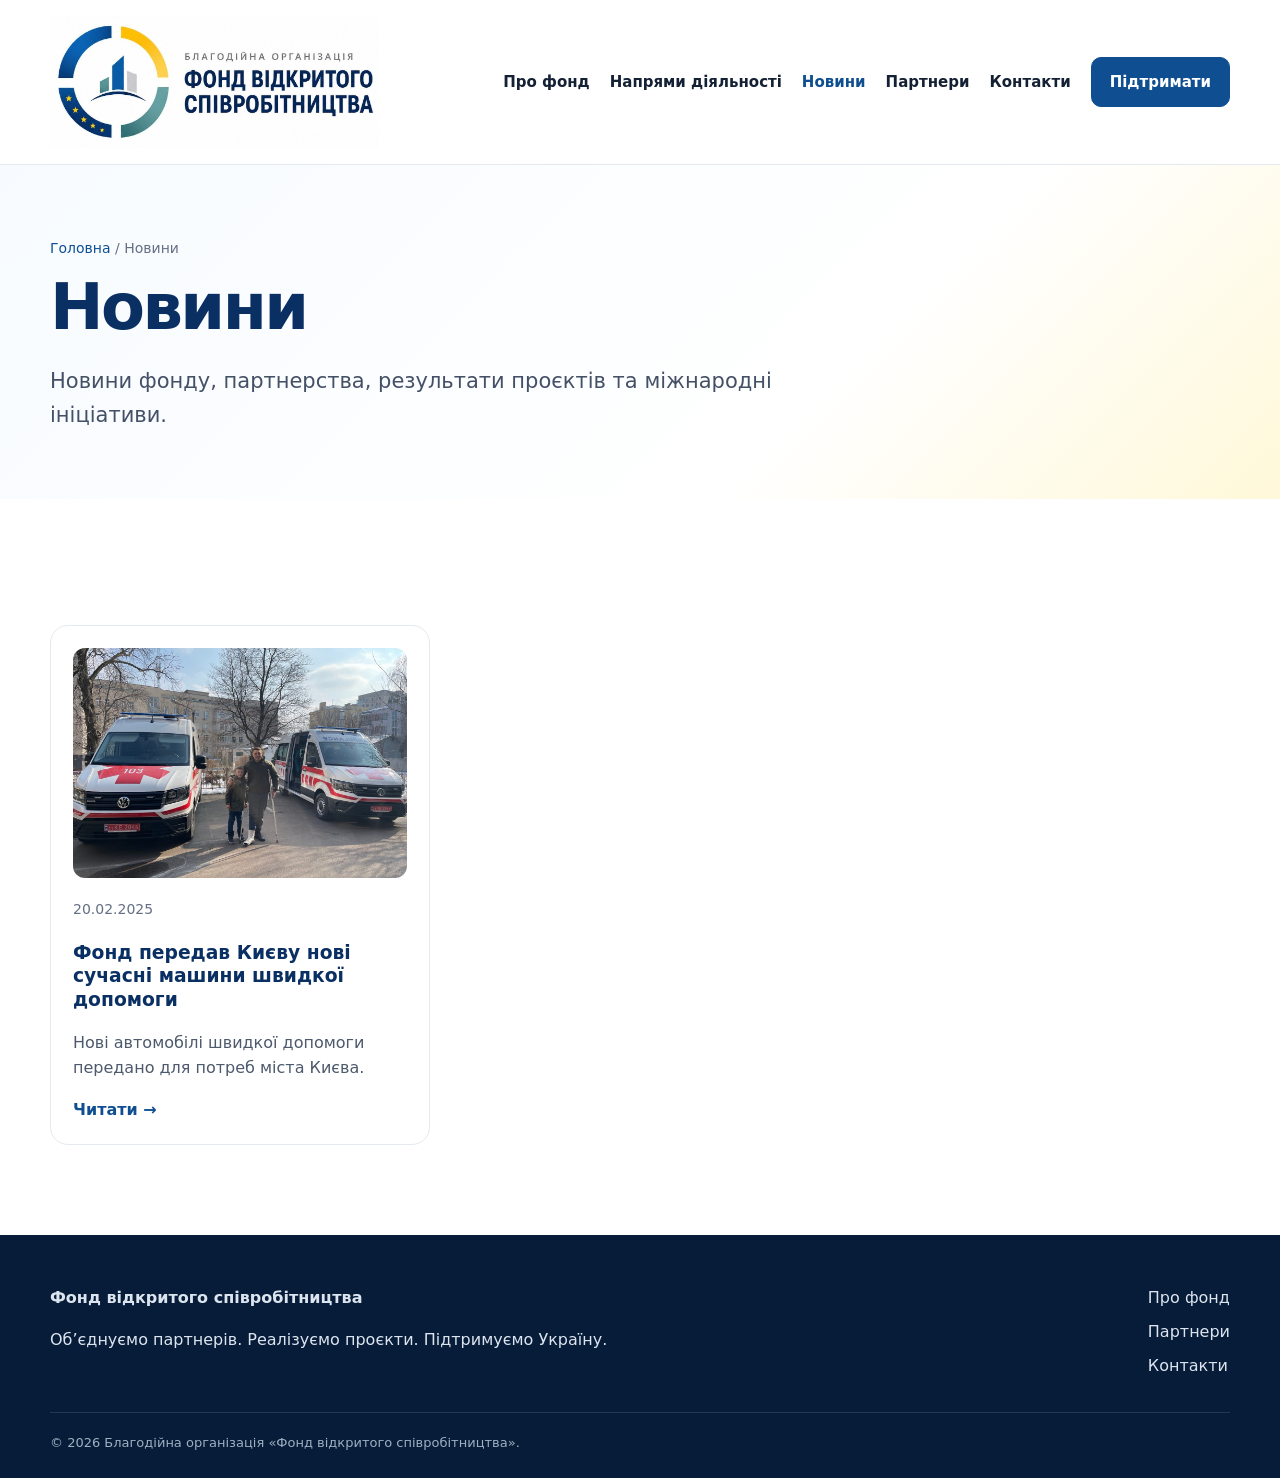
<file: news.html>
<!doctype html>
<html lang="uk">
<head>
<meta charset="utf-8"><meta name="viewport" content="width=device-width,initial-scale=1">
<title>Новини — Фонд відкритого співробітництва</title>
<link rel="stylesheet" href="styles.css">
</head>
<body>

<header class="site-header">
  <div class="container nav-wrap">
    <a href="index.html" class="brand" aria-label="Фонд відкритого співробітництва">
      <img src="logo-web.jpg" alt="Логотип Фонду відкритого співробітництва">
    </a>
    <button class="menu-toggle" aria-label="Відкрити меню">☰</button>
    <nav class="nav">
      <a href="about.html">Про фонд</a>
<a href="directions.html">Напрями діяльності</a>
<a href="news.html" class="active">Новини</a>
<a href="partners.html">Партнери</a>
<a href="contacts.html">Контакти</a>
      <a class="btn btn-small" href="index.html#help">Підтримати</a>
    </nav>
  </div>
</header>


<main><section class="page-hero"><div class="container"><div class="breadcrumbs"><a href="index.html">Головна</a> / Новини</div><h1>Новини</h1><p class="lead">Новини фонду, партнерства, результати проєктів та міжнародні ініціативи.</p></div></section>
<section class="section"><div class="container"><div class="news-grid"><article class="news-card"><img class="news-card-image" src="news-ambulance.jpg" alt="Передача автомобілів швидкої допомоги для Києва"><span>20.02.2025</span><h3>Фонд передав Києву нові сучасні машини швидкої допомоги</h3><p>Нові автомобілі швидкої допомоги передано для потреб міста Києва.</p><a class="text-link" href="ambulance-kyiv.html">Читати →</a></article></div></div></section></main>


<footer class="footer">
  <div class="container footer-grid">
    <div>
      <strong>Фонд відкритого співробітництва</strong>
      <p>Об’єднуємо партнерів. Реалізуємо проєкти. Підтримуємо Україну.</p>
    </div>
    <div>
      <a href="about.html">Про фонд</a>
<a href="partners.html">Партнери</a>
      <a href="contacts.html">Контакти</a>
    </div>
  </div>
  <div class="container copyright">© 2026 Благодійна організація «Фонд відкритого співробітництва».</div>
</footer>

<script src="script.js"></script>
</body></html>
</file>
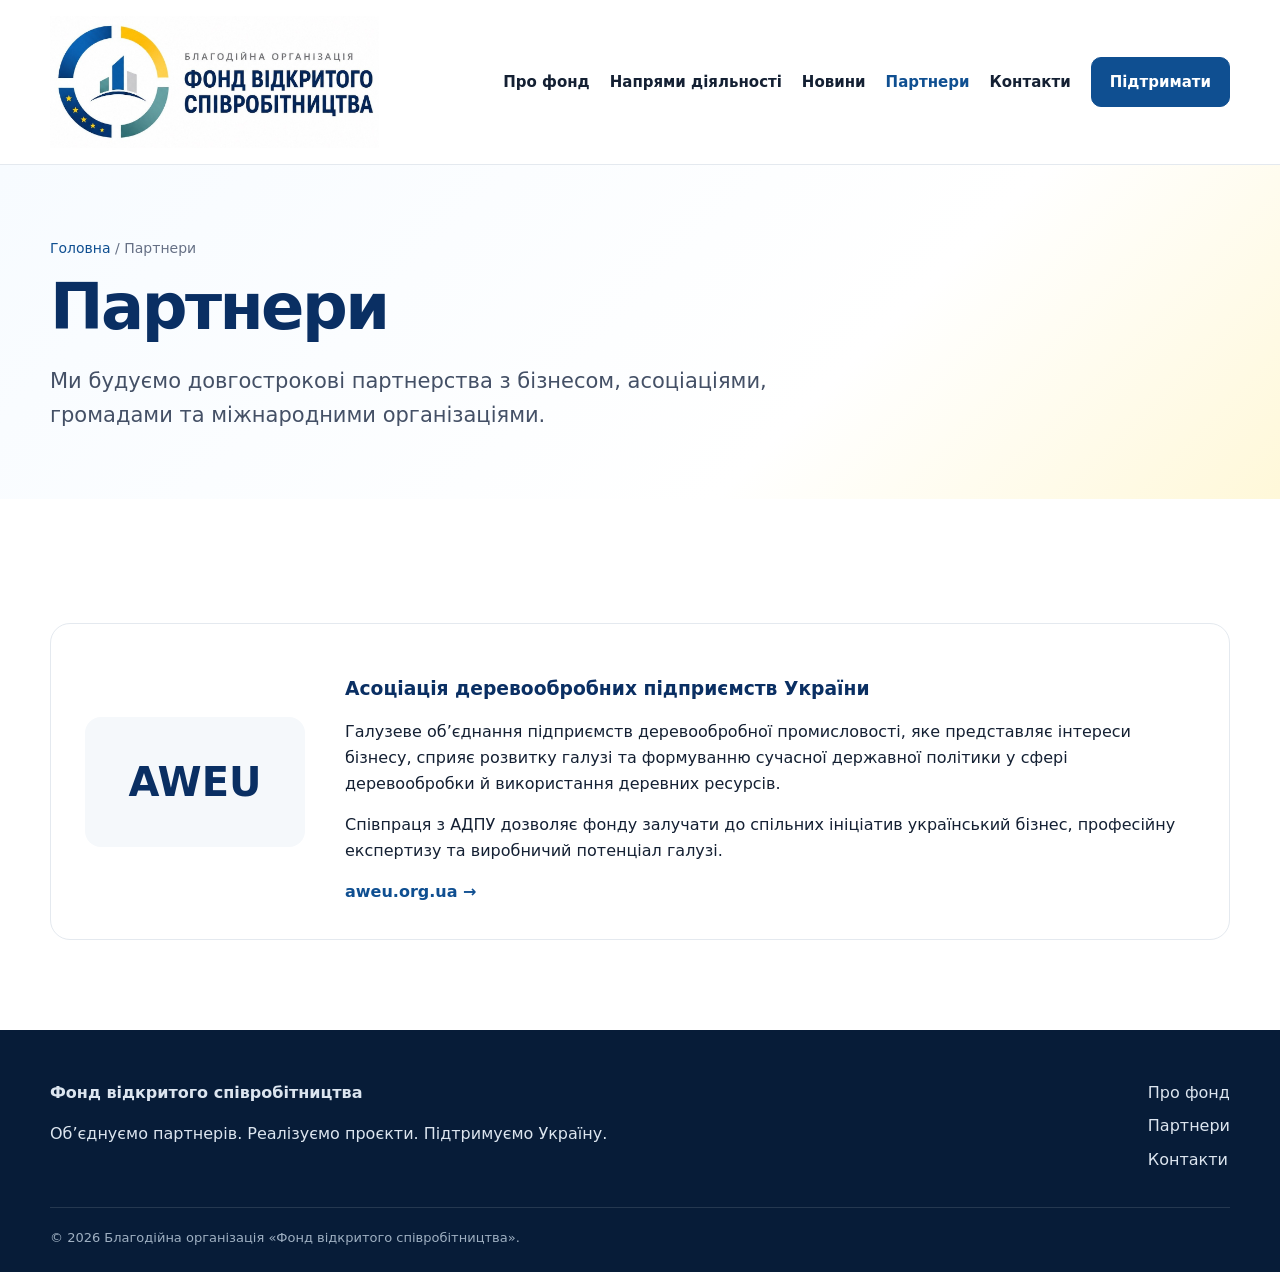
<file: partners.html>
<!doctype html>
<html lang="uk">
<head>
<meta charset="utf-8"><meta name="viewport" content="width=device-width,initial-scale=1">
<title>Партнери — Фонд відкритого співробітництва</title>
<link rel="stylesheet" href="styles.css">
</head>
<body>

<header class="site-header">
  <div class="container nav-wrap">
    <a href="index.html" class="brand" aria-label="Фонд відкритого співробітництва">
      <img src="logo-web.jpg" alt="Логотип Фонду відкритого співробітництва">
    </a>
    <button class="menu-toggle" aria-label="Відкрити меню">☰</button>
    <nav class="nav">
      <a href="about.html">Про фонд</a>
<a href="directions.html">Напрями діяльності</a>
<a href="news.html">Новини</a>
<a href="partners.html" class="active">Партнери</a>
<a href="contacts.html">Контакти</a>
      <a class="btn btn-small" href="index.html#help">Підтримати</a>
    </nav>
  </div>
</header>


<main><section class="page-hero"><div class="container"><div class="breadcrumbs"><a href="index.html">Головна</a> / Партнери</div><h1>Партнери</h1><p class="lead">Ми будуємо довгострокові партнерства з бізнесом, асоціаціями, громадами та міжнародними організаціями.</p></div></section>
<section class="section"><div class="container"><div class="partner-card">
<div><span class="partner-mark">AWEU</span></div>
<div><h3>Асоціація деревообробних підприємств України</h3><p>Галузеве об’єднання підприємств деревообробної промисловості, яке представляє інтереси бізнесу, сприяє розвитку галузі та формуванню сучасної державної політики у сфері деревообробки й використання деревних ресурсів.</p><p>Співпраця з АДПУ дозволяє фонду залучати до спільних ініціатив український бізнес, професійну експертизу та виробничий потенціал галузі.</p><a class="text-link" href="https://aweu.org.ua" target="_blank" rel="noopener">aweu.org.ua →</a></div>
</div></div></section></main>


<footer class="footer">
  <div class="container footer-grid">
    <div>
      <strong>Фонд відкритого співробітництва</strong>
      <p>Об’єднуємо партнерів. Реалізуємо проєкти. Підтримуємо Україну.</p>
    </div>
    <div>
      <a href="about.html">Про фонд</a>
<a href="partners.html">Партнери</a>
      <a href="contacts.html">Контакти</a>
    </div>
  </div>
  <div class="container copyright">© 2026 Благодійна організація «Фонд відкритого співробітництва».</div>
</footer>

<script src="script.js"></script>
</body></html>
</file>
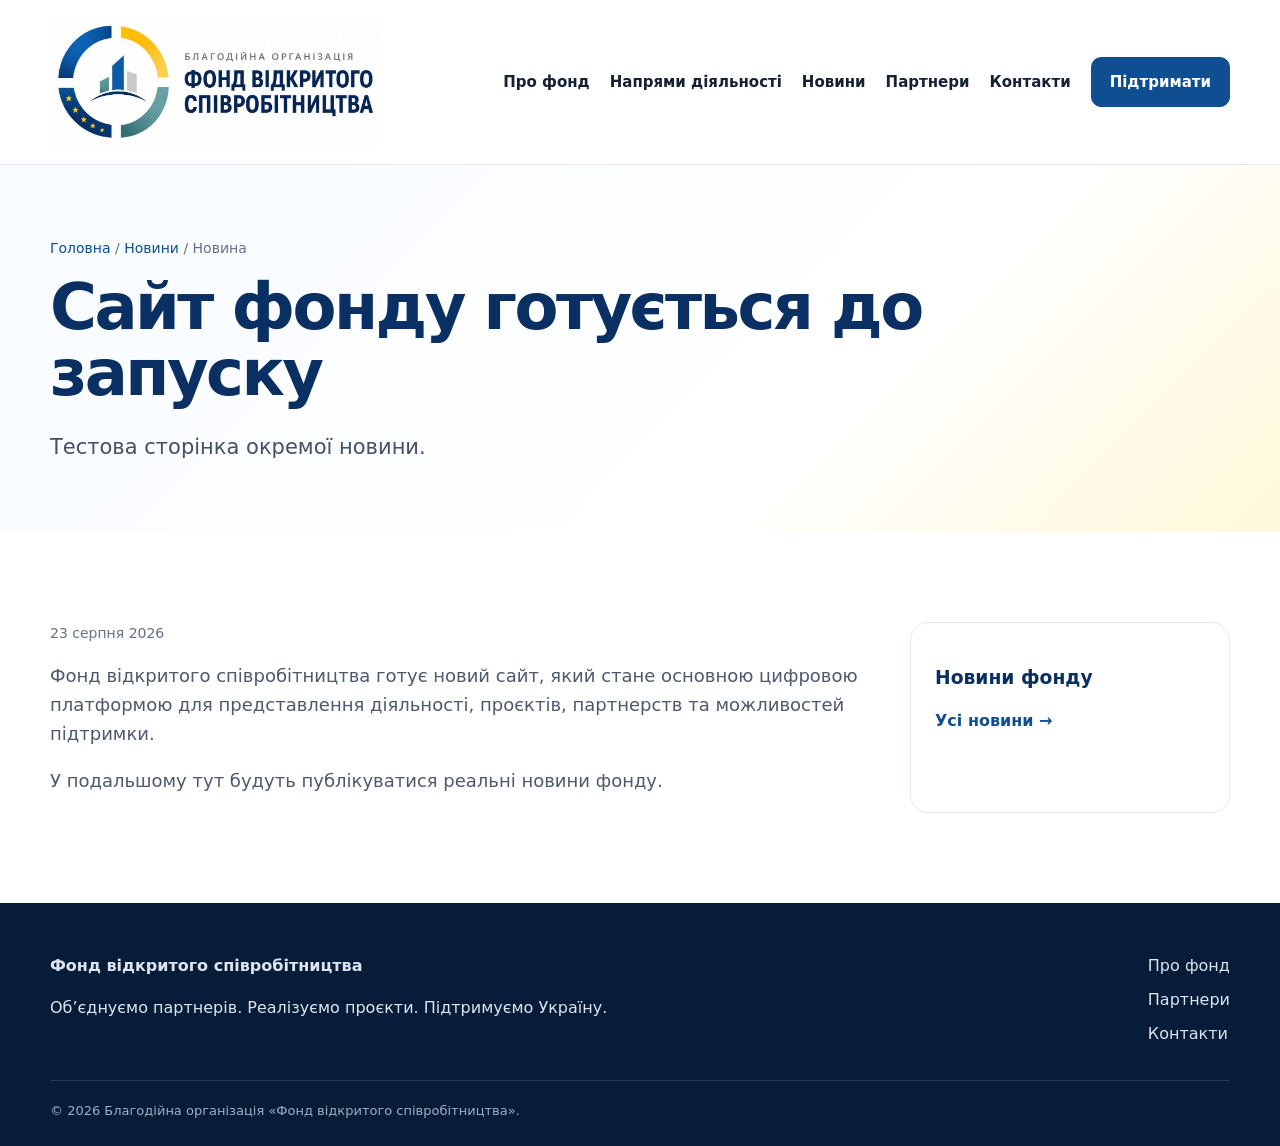
<file: site-launch.html>
<!doctype html><html lang="uk"><head><meta charset="utf-8"><meta name="viewport" content="width=device-width,initial-scale=1"><title>Сайт фонду готується до запуску — Фонд відкритого співробітництва</title><link rel="stylesheet" href="styles.css"></head><body>
<header class="site-header">
  <div class="container nav-wrap">
    <a href="index.html" class="brand" aria-label="Фонд відкритого співробітництва">
      <img src="logo-web.jpg" alt="Логотип Фонду відкритого співробітництва">
    </a>
    <button class="menu-toggle" aria-label="Відкрити меню">☰</button>
    <nav class="nav">
      <a href="about.html">Про фонд</a>
<a href="directions.html">Напрями діяльності</a>
<a href="news.html">Новини</a>
<a href="partners.html">Партнери</a>
<a href="contacts.html">Контакти</a>
      <a class="btn btn-small" href="index.html#help">Підтримати</a>
    </nav>
  </div>
</header>

<main><section class="page-hero"><div class="container"><div class="breadcrumbs"><a href="index.html">Головна</a> / <a href="news.html">Новини</a> / Новина</div><h1>Сайт фонду готується до запуску</h1><p class="lead">Тестова сторінка окремої новини.</p></div></section>
<section class="section"><div class="container content-grid"><article class="prose"><div class="meta">23 серпня 2026</div><p>Фонд відкритого співробітництва готує новий сайт, який стане основною цифровою платформою для представлення діяльності, проєктів, партнерств та можливостей підтримки.</p><p>У подальшому тут будуть публікуватися реальні новини фонду.</p></article><aside class="sidebar-card"><h3>Новини фонду</h3><a class="text-link" href="news.html">Усі новини →</a></aside></div></section></main>

<footer class="footer">
  <div class="container footer-grid">
    <div>
      <strong>Фонд відкритого співробітництва</strong>
      <p>Об’єднуємо партнерів. Реалізуємо проєкти. Підтримуємо Україну.</p>
    </div>
    <div>
      <a href="about.html">Про фонд</a>
<a href="partners.html">Партнери</a>
      <a href="contacts.html">Контакти</a>
    </div>
  </div>
  <div class="container copyright">© 2026 Благодійна організація «Фонд відкритого співробітництва».</div>
</footer>
<script src="script.js"></script></body></html>
</file>
<file: styles.css>
:root{--blue:#0f4f91;--deep:#0a2f63;--yellow:#f5c21a;--teal:#5aa7a8;--ink:#142033;--muted:#667085;--soft:#f5f8fb;--white:#fff;--border:#e4e9ef}
*{box-sizing:border-box}html{scroll-behavior:smooth}body{margin:0;font-family:Inter,system-ui,-apple-system,BlinkMacSystemFont,"Segoe UI",sans-serif;color:var(--ink);background:#fff;line-height:1.6}img{max-width:100%;display:block}a{text-decoration:none;color:inherit}.container{width:min(1180px,calc(100% - 40px));margin:0 auto}
.site-header{position:sticky;top:0;z-index:50;background:rgba(255,255,255,.97);backdrop-filter:blur(10px);border-bottom:1px solid var(--border)}
.nav-wrap{min-height:164px;display:flex;align-items:center;justify-content:space-between;gap:28px}.brand{display:flex;align-items:center;flex-shrink:0;padding:14px 0}.brand img{width:auto;height:132px;max-width:520px;object-fit:contain;object-position:left center}.nav{display:flex;align-items:center;gap:20px;font-size:15px;font-weight:700;flex-wrap:wrap;justify-content:flex-end}.nav a:hover,.nav a.active{color:var(--blue)}.menu-toggle{display:none;background:none;border:0;font-size:28px;color:var(--deep)}
.btn{display:inline-flex;align-items:center;justify-content:center;background:var(--blue);color:#fff;padding:14px 22px;border-radius:10px;font-weight:800;border:1px solid var(--blue);transition:.2s}.btn:hover{transform:translateY(-1px);background:var(--deep)}.btn-small{padding:12px 18px}.btn-ghost{background:transparent;color:var(--blue)}
.hero{padding:96px 0 80px;background:linear-gradient(135deg,#f7fbff 0%,#fff 60%,#fff8d9 100%)}.hero-grid{display:grid;grid-template-columns:1.35fr .65fr;gap:56px;align-items:center}.eyebrow,.section-label{display:inline-block;text-transform:uppercase;letter-spacing:.12em;font-size:12px;font-weight:800;color:var(--blue);margin-bottom:16px}h1{font-size:clamp(42px,6vw,76px);line-height:1.03;letter-spacing:-.04em;margin:0 0 24px;max-width:900px;color:var(--deep)}h2{font-size:clamp(32px,4vw,50px);line-height:1.12;letter-spacing:-.03em;margin:0 0 24px;color:var(--deep)}h3{line-height:1.25;color:var(--deep)}.lead{font-size:21px;color:#445066;max-width:780px}.hero-actions{display:flex;gap:12px;flex-wrap:wrap;margin-top:30px}.hero-card{background:#fff;border:1px solid var(--border);box-shadow:0 18px 60px rgba(20,32,51,.08);padding:34px;border-radius:24px;border-top:5px solid var(--yellow)}
.section{padding:90px 0}.section-soft{background:var(--soft)}.two-col{display:grid;grid-template-columns:.8fr 1.2fr;gap:70px}.prose p{font-size:18px;color:#4d596c}.section-photo{margin-top:34px;border-radius:24px;overflow:hidden;border:1px solid var(--border);box-shadow:0 18px 50px rgba(20,32,51,.08)}.section-photo img{width:100%;height:440px;object-fit:cover}.text-link{font-weight:800;color:var(--blue)}
.home-directions-grid{display:grid;grid-template-columns:repeat(2,1fr);gap:22px;margin-top:38px}.home-direction-card{background:#fff;border:1px solid var(--border);border-radius:20px;overflow:hidden;box-shadow:0 12px 34px rgba(20,32,51,.05)}.home-direction-card img{width:100%;height:260px;object-fit:cover}.home-direction-body{padding:22px}.num{font-size:13px;font-weight:800;color:var(--teal)}
.help{background:var(--deep);color:#fff}.help h2,.help .section-label,.help p{color:#fff}.support-grid{display:grid;grid-template-columns:1.35fr .65fr;gap:28px;align-items:stretch;margin-top:28px}.bank-box{background:#fff;border:1px solid var(--border);border-left:5px solid var(--yellow);border-radius:16px;padding:24px;height:100%;color:var(--ink)}.bank-details{display:grid;gap:9px;font-size:16px}.bank-details div{display:grid;grid-template-columns:190px 1fr;gap:16px;padding-bottom:8px;border-bottom:1px solid #edf1f5}.bank-details div:last-child{border-bottom:0}.bank-details strong{color:var(--deep)}.bank-actions{display:flex;gap:12px;flex-wrap:wrap;margin-top:22px}.qr-box{background:#fff;border:1px solid var(--border);border-radius:16px;padding:22px;text-align:center;color:var(--ink)}.qr-box img{width:min(300px,100%);height:auto;margin:0 auto 14px;display:block}.qr-box p{color:#4d596c!important;font-size:15px;margin:8px 0 0}
.news-grid{display:grid;grid-template-columns:repeat(3,1fr);gap:20px;margin-top:36px}.news-card{border:1px solid var(--border);border-radius:18px;padding:22px;background:#fff}.news-card-image{width:100%;height:230px;object-fit:cover;border-radius:12px;margin-bottom:18px}.news-card span,.meta{font-size:14px;color:var(--muted)}.news-card p{color:#4d596c}.news-article-image{width:100%;max-height:650px;object-fit:cover;border-radius:22px;margin:28px 0 34px;border:1px solid var(--border)}
.partner-card{display:grid;grid-template-columns:220px 1fr;gap:40px;align-items:center;margin-top:34px;padding:34px;border:1px solid var(--border);border-radius:20px}.partner-mark{display:flex;align-items:center;justify-content:center;height:130px;border-radius:16px;background:var(--soft);font-size:40px;font-weight:900;color:var(--deep)}
.page-hero{padding:72px 0 46px;background:linear-gradient(135deg,#f7fbff 0%,#fff 65%,#fff8d9 100%)}.page-hero h1{font-size:clamp(38px,5vw,64px)}.breadcrumbs{font-size:14px;color:var(--muted);margin-bottom:16px}.breadcrumbs a{color:var(--blue)}.content-grid{display:grid;grid-template-columns:1fr 320px;gap:48px}.sidebar-card{border:1px solid var(--border);border-radius:18px;padding:24px;background:#fff;position:sticky;top:190px}.direction-list{display:grid;gap:34px;margin-top:36px}.direction-feature{display:grid;grid-template-columns:1fr 1fr;gap:32px;align-items:center;background:#fff;border:1px solid var(--border);border-radius:24px;padding:22px;box-shadow:0 14px 38px rgba(20,32,51,.05)}.direction-feature:nth-child(even) .direction-media{order:2}.direction-feature:nth-child(even) .direction-content{order:1}.direction-media img{width:100%;height:320px;object-fit:cover;border-radius:18px}.direction-tag{display:inline-block;font-size:12px;letter-spacing:.12em;text-transform:uppercase;color:var(--teal);font-weight:800;margin-bottom:8px}.direction-content h3{font-size:28px;margin:6px 0 14px}.direction-content p{font-size:17px;color:#4d596c;margin:0}
.contact-grid{display:grid;grid-template-columns:1fr 1fr;gap:60px}.contact-form{display:grid;gap:12px}input,textarea{width:100%;padding:15px 16px;border:1px solid #d8dee7;border-radius:10px;font:inherit}.email-link{color:var(--blue);font-weight:800}
.footer{background:#071c38;color:#dce5ef;padding:50px 0 24px}.footer-grid{display:grid;grid-template-columns:1fr auto;gap:40px}.footer-grid div:last-child{display:grid;gap:8px}.copyright{margin-top:34px;padding-top:20px;border-top:1px solid rgba(255,255,255,.12);font-size:13px;color:#9fb0c2}
@media(max-width:900px){.menu-toggle{display:block}.nav{display:none;position:absolute;top:142px;left:0;right:0;background:white;padding:20px;flex-direction:column;border-bottom:1px solid var(--border)}.nav.open{display:flex}.nav-wrap{min-height:142px}.brand img{height:108px;max-width:400px}.hero-grid,.two-col,.contact-grid,.partner-card,.content-grid,.direction-feature,.support-grid{grid-template-columns:1fr}.direction-feature:nth-child(even) .direction-media,.direction-feature:nth-child(even) .direction-content{order:initial}.home-directions-grid,.news-grid{grid-template-columns:1fr 1fr}.sidebar-card{position:static}.bank-details div{grid-template-columns:1fr;gap:2px}}
@media(max-width:620px){.container{width:min(100% - 28px,1180px)}.nav-wrap{min-height:112px}.nav{top:112px}.brand img{height:82px;max-width:270px}.hero{padding-top:64px}.section{padding:68px 0}.home-directions-grid,.news-grid{grid-template-columns:1fr}.section-photo img{height:260px}.direction-media img{height:240px}.home-direction-card img{height:220px}h1{font-size:44px}}
</file>
